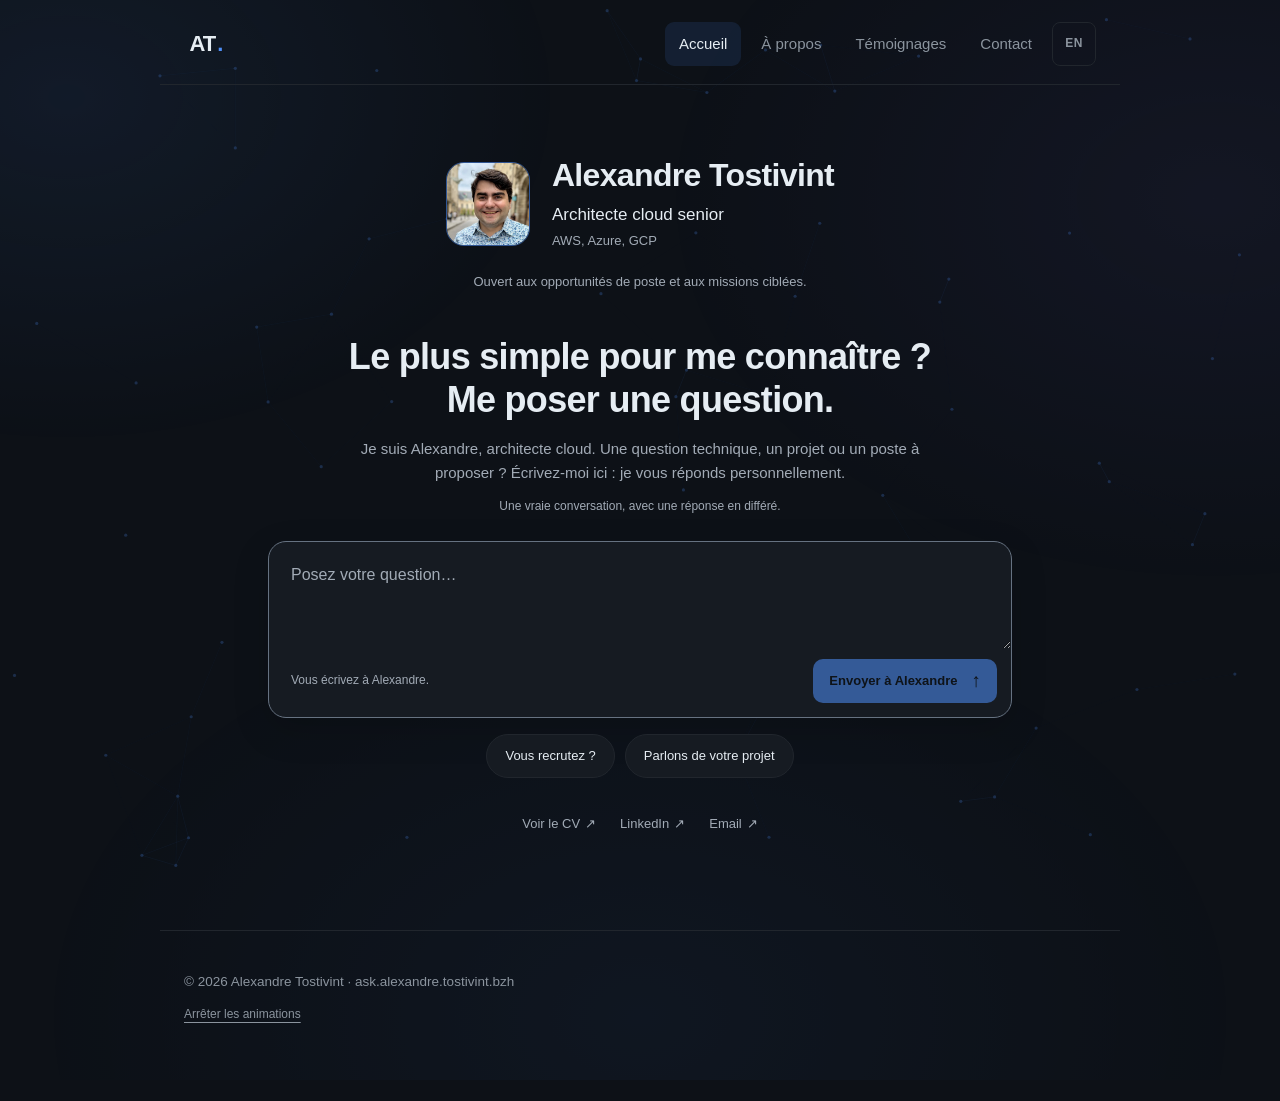
<file: index.html>
<!DOCTYPE html>
<html lang="fr">
<head>
<meta charset="utf-8">
<meta name="viewport" content="width=device-width, initial-scale=1">
<meta name="color-scheme" content="dark">
<meta name="theme-color" content="#0d1117">
<title>Alexandre Tostivint, Senior Cloud Architect</title>
<meta name="description" content="Senior Cloud Architect AWS/Azure/GCP, ex-DoiT. 10+ ans en IT, 300+ clients, FinOps, Well-Architected, pre-sales. Posez vos questions, je réponds vraiment.">
<meta property="og:title" content="Alexandre Tostivint, architecte cloud senior">
<meta property="og:description" content="Senior Cloud Architect AWS/Azure/GCP, ex-DoiT. 10+ ans en IT, 300+ clients, FinOps, Well-Architected, pre-sales. Posez vos questions, je réponds vraiment.">
<meta property="og:type" content="website">
<meta property="og:url" content="https://ask.alexandre.tostivint.bzh/">
<meta property="og:image" content="https://ask.alexandre.tostivint.bzh/og-image.png">
<meta property="og:image:width" content="1200">
<meta property="og:image:height" content="630">
<meta property="og:image:alt" content="Alexandre Tostivint, architecte cloud senior">
<meta property="og:locale" content="fr_FR">
<meta name="twitter:card" content="summary_large_image">
<link rel="icon" href="data:image/svg+xml,<svg xmlns='http://www.w3.org/2000/svg' viewBox='0 0 100 100'><text y='.9em' font-size='90'>🥖</text></svg>">
<link rel="preconnect" href="https://calendar.app.google" crossorigin>
<link rel="alternate" hreflang="fr" href="https://ask.alexandre.tostivint.bzh/">
<link rel="alternate" hreflang="en" href="https://ask.alexandre.tostivint.bzh/en/">
<link rel="alternate" hreflang="x-default" href="https://ask.alexandre.tostivint.bzh/">
<link rel="stylesheet" href="styles.css">
<script src="app.js"></script>
<script src="bg-network.js" defer></script>
<script src="vendor/alpine.min.js" defer></script>
</head>
<body x-data="portfolio()" :class="'view-' + view">

<div class="bg-glow" aria-hidden="true"></div>
<canvas id="bg-network" aria-hidden="true"></canvas>

<nav class="nav wrap" aria-label="Navigation principale">
  <a class="brand" href="#home" @click.prevent="setView('home')">AT<span class="brand-dot">.</span></a>
  <ul class="nav-links">
    <li><a class="nav-view" href="#home" :class="{active: view==='home'}" @click.prevent="setView('home')">Accueil</a></li>
    <li><a class="nav-view" href="#about" :class="{active: view==='about'}" @click.prevent="setView('about')">À propos</a></li>
    <li><a class="nav-view" href="#testimonials" :class="{active: view==='testimonials'}" @click.prevent="setView('testimonials')">Témoignages</a></li>
    <li><a class="nav-view" href="#contact" :class="{active: view==='contact'}" @click.prevent="setView('contact')">Contact</a></li>
    <li><a class="lang-link" href="en/" :href="languageHref" lang="en" hreflang="en" aria-label="Switch to English">EN</a></li>
  </ul>
</nav>

<main class="wrap">

  <!-- ============ ACCUEIL ============ -->
  <section id="home" data-view-focus="home" tabindex="-1" class="view home compact-home" x-show="view==='home'"
           x-transition:enter="fade-up" x-transition:enter-start="fade-up-start" x-transition:enter-end="fade-up-end"
           x-transition:leave="fade-out" x-transition:leave-start="fade-up-end" x-transition:leave-end="fade-out-end">
    <div class="compact-identity">
      <picture class="identity-photo">
        <source srcset="alexandre-portrait-a.webp" type="image/webp">
        <img src="alexandre-portrait-a.jpg" alt="Alexandre Tostivint" width="600" height="600" fetchpriority="high" decoding="async">
      </picture>
      <div class="identity-copy">
        <h1>Alexandre Tostivint</h1>
        <p class="identity-role">Architecte cloud senior</p>
        <p class="identity-clouds">AWS, Azure, GCP</p>
      </div>
    </div>
    <p class="compact-availability">Ouvert aux opportunités de poste et aux missions ciblées.</p>
    <section class="home-conversation" aria-labelledby="home-headline">
      <h2 id="home-headline">Le plus simple pour me connaître ?<br>Me poser une question.</h2>
      <p class="conversation-intro">Je suis Alexandre, architecte cloud. Une question technique, un projet ou un poste à proposer ? Écrivez-moi ici : je vous réponds personnellement.</p>
      <p class="conversation-expectation" id="home-expectation">Une vraie conversation, avec une réponse en différé.</p>
      <div class="home-composer">
        <label class="sr-only" for="q-input">Votre question ou message</label>
        <textarea id="q-input" name="message" x-ref="qInput" x-model="input" disabled :disabled="false" placeholder="Posez votre question…" rows="3" aria-describedby="home-expectation home-compose-hint"></textarea>
        <div class="home-compose-footer">
          <span class="home-compose-hint" id="home-compose-hint">Vous écrivez à Alexandre.</span>
          <button class="home-send" type="button" disabled @click="submit('qInput')" :disabled="sending || !input.trim()">Envoyer à Alexandre <span aria-hidden="true">↑</span></button>
        </div>
      </div>
      <p class="home-status" role="status" aria-live="polite" aria-atomic="true" x-text="sendStatus"></p>
      <button class="home-recovery" type="button" disabled x-cloak x-show="sendState === 'uncertain'" :disabled="sending" @click="openChatBtn()">Ouvrir le chat</button>
      <div class="home-suggestions" role="group" aria-label="Suggestions de messages">
        <button type="button" disabled :disabled="sending" @click="useSuggestion($el.dataset.draft)" data-draft="Je souhaite discuter d&#39;un poste.">Vous recrutez ?</button>
        <button type="button" disabled :disabled="sending" @click="useSuggestion($el.dataset.draft)" data-draft="Je souhaite discuter d&#39;un projet cloud.">Parlons de votre projet</button>
      </div>
      <nav class="home-direct" aria-label="Liens directs">
        <a href="https://cv.alexandre.tostivint.bzh" target="_blank" rel="noopener">Voir le CV <span aria-hidden="true">↗</span></a>
        <a href="https://www.linkedin.com/in/alexandretostivint/" target="_blank" rel="noopener">LinkedIn <span aria-hidden="true">↗</span></a>
        <a href="mailto:alexandre@tostivint.bzh">Email <span aria-hidden="true">↗</span></a>
      </nav>
    </section>
  </section>

  <!-- ============ À PROPOS ============ -->
  <section id="about" data-view-focus="about" tabindex="-1" class="view about" x-show="view==='about'"
           x-transition:enter="fade-up" x-transition:enter-start="fade-up-start" x-transition:enter-end="fade-up-end"
           x-transition:leave="fade-out" x-transition:leave-start="fade-up-end" x-transition:leave-end="fade-out-end">
    <h2 class="view-title">À propos</h2>

    <p class="bio">
      Je suis Alexandre Tostivint, architecte cloud senior basé à Rennes.
      10+ ans en IT, 8+ en cloud : d'abord réseaux et supervision (ETIAM,
      Exaprobe-Econocom), puis Cloudreach et DoiT International: 300+ clients
      accompagnés en consulting et avant-vente, dont le rôle d'AWS MAP SME
      France/EMEA. J'orchestre des architectures AWS, Azure et GCP, et j'aime
      autant optimiser une facture FinOps que faire passer une équipe au
      Well-Architected. Français natif, anglais C1.
    </p>

    <div class="ab-stats">
      <div class="ab-stats-group">
        <div class="ab-stat"><b class="count" data-target="300">300</b><span>+ clients accompagnés</span></div>
        <div class="ab-stat"><b class="count" data-target="10">10</b><span>ans d'expérience IT</span></div>
        <div class="ab-stat"><b class="count" data-target="6">6</b><span>certifications actives</span></div>
        <div class="ab-stat"><b class="count" data-target="3">3</b><span>clouds pratiqués</span></div>
      </div>
      <a class="btn btn-primary ab-cv-btn" href="https://cv.alexandre.tostivint.bzh" target="_blank" rel="noopener">Voir le CV</a>
    </div>

    <div class="ab-split">
      <!-- ===== Colonne principale : parcours ===== -->
      <div class="ab-main">
        <h3 class="section-label">Parcours</h3>
        <div class="ab-timeline" id="parcours">
          <!-- Carte fantôme : le poste à venir -->
          <div class="ab-role ab-role-ghost">
            <div class="ab-card">
              <div class="ab-role-head">
                <span class="ab-role-title">Vous ?</span>
                <span class="ab-role-period">À partir de maintenant</span>
              </div>
              <p class="ab-role-desc">La seule ligne de ce parcours que je n'ai pas encore écrite.</p>
            </div>
          </div>
          <!-- 1. DoiT International -->
          <div class="ab-role">
            <div class="ab-card">
              <div class="ab-role-head">
                <span class="ab-role-title">Senior Cloud Architect / Forward Deployed Engineer</span>
                <span class="ab-role-period">Nov 2020 – Mai 2025</span>
              </div>
              <div class="ab-role-company">
                <img src="assets/logos/doit.png" alt="" loading="lazy">
                <span>DoiT International</span>
                <span class="ab-role-meta">· Remote, France · 4 ans 8 mois</span>
              </div>
              <p class="ab-role-desc">Rôle d'architecte face client sur AWS, Azure et GCP. Plus de 300 environnements clients accompagnés en architecture, sécurité, réseau, gouvernance, migration et FinOps. Référent AWS MAP SME pour la France et l'EMEA. Arrivé Cloud Architect en novembre 2020, promu Senior Cloud Architect / Forward Deployed Engineer en janvier 2022.</p>
              <div class="ab-missions">
                <div class="ab-mission">
                  <div class="ab-mission-head">
                    <span class="ab-mission-client">Plateforme Reseller</span>
                    <span class="ab-mission-period">2020 – 2025</span>
                  </div>
                  <p class="ab-mission-text">Propriétaire de la plateforme d'onboarding qui intègre plus de 2 000 comptes clients au programme Reseller AWS de DoiT. Infrastructure as Code secure-by-design, contrôles de politique globaux et contrôles de conformité automatisés. Onboarding technique mené en direct pour plus de 70 clients, avec les équipes Sales, Produit et opérations.</p>
                  <div class="ab-mission-tech"><span>Python</span><span>AWS CDK</span><span>Terraform</span><span>Pulumi</span><span>GitHub Actions</span><span>CI/CD</span></div>
                </div>
                <div class="ab-mission">
                  <div class="ab-mission-head">
                    <span class="ab-mission-client">Programme AWS MAP</span>
                    <span class="ab-mission-period">2022 – 2025</span>
                  </div>
                  <p class="ab-mission-text">Référent AWS Migration Acceleration Program pour la France et l'EMEA : feuilles de route de migration, ateliers techniques et accompagnement de migrations menées avec plusieurs partenaires.</p>
                  <div class="ab-mission-tech"><span>AWS MAP</span><span>Migration</span><span>Ateliers clients</span></div>
                </div>
                <div class="ab-mission">
                  <div class="ab-mission-head">
                    <span class="ab-mission-client">Revues Well-Architected &amp; sécurité</span>
                    <span class="ab-mission-period">2020 – 2025</span>
                  </div>
                  <p class="ab-mission-text">Revues d'architecture, audits et plans de remédiation sur des environnements complexes. Coordination des dirigeants, des équipes clientes, du Sales et de l'ingénierie pendant les incidents à fort impact et les événements de sécurité.</p>
                  <div class="ab-mission-tech"><span>Well-Architected</span><span>Sécurité</span><span>Gouvernance</span></div>
                </div>
                <div class="ab-mission">
                  <div class="ab-mission-head">
                    <span class="ab-mission-client">FinOps &amp; modélisation de coûts</span>
                    <span class="ab-mission-period">2020 – 2025</span>
                  </div>
                  <p class="ab-mission-text">Analyses de coûts rapides et actionnables pour appuyer les poursuites stratégiques: dont une étude réalisée pour une startup bancaire, afin de démontrer les capacités multi-cloud de DoiT.</p>
                  <div class="ab-mission-tech"><span>FinOps</span><span>Optimisation de coûts</span></div>
                </div>
                <div class="ab-mission">
                  <div class="ab-mission-head">
                    <span class="ab-mission-client">IA génératives &amp; data</span>
                    <span class="ab-mission-period">2022 – 2025</span>
                  </div>
                  <p class="ab-mission-text">Support architecture et déploiement sur AWS Bedrock et Azure OpenAI, en complément des périmètres infrastructure, sécurité et data engineering.</p>
                  <div class="ab-mission-tech"><span>Amazon Bedrock</span><span>Azure OpenAI</span><span>Data Engineering</span></div>
                </div>
              </div>
              <p class="ab-role-note">Ateliers publics et privés sur le serverless AWS. Participation au recrutement technique de l'équipe française.</p>
              <div class="ab-role-tags">
                <span>FinOps</span><span>Well-Architected</span><span>AWS MAP SME</span><span>Pre-sales</span><span>IaC</span><span>Gouvernance multi-comptes</span>
              </div>
            </div>
          </div>

          <!-- 2. Cloudreach -->
          <div class="ab-role">
            <div class="ab-card">
              <div class="ab-role-head">
                <span class="ab-role-title">Cloud Systems Developer</span>
                <span class="ab-role-period">Oct 2017 – Nov 2020</span>
              </div>
              <div class="ab-role-company">
                <img src="assets/logos/cloudreach.png" alt="" loading="lazy">
                <span>Cloudreach</span>
                <span class="ab-role-meta">· Hybride, Paris · 3 ans 2 mois</span>
              </div>
              <p class="ab-role-desc">ESN multi-cloud britannique, aujourd'hui Eviden, partenaire AWS, Microsoft Azure et Google Cloud. Solutions cloud livrées pour des clients grands comptes, en parallèle de plateformes internes. Plusieurs clients menés de front : trois missions sont détaillées ci-dessous.</p>
              <div class="ab-missions">
                <div class="ab-mission">
                  <div class="ab-mission-head">
                    <span class="ab-mission-client">Multinationale de la sécurité: Migration cloud</span>
                    <span class="ab-mission-period">Déc 2017 – Fév 2018</span>
                  </div>
                  <p class="ab-mission-text">Premier projet cloud personnel, mené en binôme. Couches réseau VPC en Infrastructure as Code, migration d'instances RedHat RHEL avec AWS DMS, fonctions Lambda de gouvernance et d'automatisation de la sécurité.</p>
                  <div class="ab-mission-tech"><span>CloudFormation</span><span>Sceptre</span><span>Python</span><span>AWS DMS</span><span>Lambda</span></div>
                </div>
                <div class="ab-mission">
                  <div class="ab-mission-head">
                    <span class="ab-mission-client">Groupe énergétique français: Landing Zone AWS &amp; gouvernance d'un datalake</span>
                    <span class="ab-mission-period">Avr 2018 – Juil 2019</span>
                  </div>
                  <p class="ab-mission-text">Sur une équipe de 4 : Landing Zone AWS et programme d'adoption cloud à l'échelle de l'entreprise. Réseau, sécurité, gouvernance et couche datalake posés en Infrastructure as Code. Déploiement d'AWS Workspaces pour des environnements de développement sécurisés et conformes. Accompagnement des équipes métier et techniques : CI/CD, migration des données on-premise vers le datalake, IoT sur AWS, cadres d'identité. Support des équipes internationales au Royaume-Uni et aux États-Unis.</p>
                  <div class="ab-mission-tech"><span>CloudFormation</span><span>Python</span><span>Lambda</span><span>Step Functions</span><span>Cognito</span><span>Okta</span><span>IoT Core</span><span>Firehose</span><span>CodePipeline</span><span>AWS Config</span><span>Systems Manager</span><span>Managed AD</span></div>
                </div>
                <div class="ab-mission">
                  <div class="ab-mission-head">
                    <span class="ab-mission-client">Groupe chimique européen: Plateforme CI/CD sur Kubernetes &amp; GCP</span>
                    <span class="ab-mission-period">Sept 2019</span>
                  </div>
                  <p class="ab-mission-text">Conception et livraison d'une solution CI/CD Jenkins sur Google Kubernetes Engine : authentification SAML sécurisée, workflows de livraison automatisés des images Docker, ajustement automatique de la capacité pour maîtriser les coûts. Cycles de release accélérés sans bouleverser les habitudes des développeurs.</p>
                  <div class="ab-mission-tech"><span>GKE</span><span>Jenkins</span><span>SAML</span><span>Terraform</span><span>Helm</span><span>Bash</span><span>GCS</span></div>
                </div>
              </div>
              <p class="ab-role-note">Animation d'une communauté serverless interne. Interventions en meetups et événements partenaires, dont AWS GameDay. Avant-vente technique et conseil en architecture.</p>
              <div class="ab-role-tags">
                <span>GKE</span><span>Landing Zones</span><span>Datalake serverless</span><span>Pre-sales</span><span>Multi-cloud</span>
              </div>
            </div>
          </div>

          <!-- 3. Exaprobe-Econocom -->
          <div class="ab-role">
            <div class="ab-card">
              <div class="ab-role-head">
                <span class="ab-role-title">Apprenti ingénieur intégration</span>
                <span class="ab-role-period">Sept 2014 – Sept 2017</span>
              </div>
              <div class="ab-role-company">
                <img src="assets/logos/exaprobe.png" alt="" loading="lazy">
                <span>Exaprobe-Econocom</span>
                <span class="ab-role-meta">· Rennes · 3 ans 1 mois</span>
              </div>
              <p class="ab-role-desc">Alternance. Intégration réseau et systèmes livrée directement sur site, chez plus de dix clients partout en France.</p>
              <div class="ab-missions">
                <div class="ab-mission">
                  <div class="ab-mission-head">
                    <span class="ab-mission-client">Intégration réseau multi-clients</span>
                    <span class="ab-mission-period">2014 – 2017</span>
                  </div>
                  <p class="ab-mission-text">Configuration, test et intégration d'équipements Cisco, HP, Aerohive et Meraki sur plus de dix sites clients. Études de couverture sans-fil, audits de performance réseau et dimensionnement. Avant-vente technique pour appuyer les propositions commerciales.</p>
                  <div class="ab-mission-tech"><span>Cisco</span><span>HP</span><span>Aerohive</span><span>Meraki</span><span>Wi-Fi</span><span>Support N2</span></div>
                </div>
                <div class="ab-mission">
                  <div class="ab-mission-head">
                    <span class="ab-mission-client">Automatisation du déploiement Skype for Business</span>
                    <span class="ab-mission-period">2017</span>
                  </div>
                  <p class="ab-mission-text">Projet de fin d'études d'ingénieur : outil d'automatisation du déploiement de cette suite de communication d'entreprise, écrit en PowerShell. Réduction forte des étapes manuelles et prévention des erreurs de mise en production.</p>
                  <div class="ab-mission-tech"><span>PowerShell</span><span>VMware</span><span>Skype for Business</span></div>
                </div>
              </div>
              <p class="ab-role-note">Rédaction de runbooks, de guides de maintenance et de supports de formation utilisés par les équipes support.</p>
              <div class="ab-role-tags">
                <span>Réseau</span><span>Monitoring</span><span>Automatisation</span><span>Support N2</span>
              </div>
            </div>
          </div>

          <!-- 4. ETIAM -->
          <div class="ab-role">
            <div class="ab-card">
              <div class="ab-role-head">
                <span class="ab-role-title">Stages: supervision &amp; messagerie interne</span>
                <span class="ab-role-period">Avr 2014 – Août 2014</span>
              </div>
              <div class="ab-role-company">
                <span>ETIAM</span>
                <span class="ab-role-meta">· Rennes · 5 mois</span>
              </div>
              <p class="ab-role-desc">Deux interventions pour un éditeur de logiciels de télémédecine, sur son service ETIAM Nexus.</p>
              <div class="ab-missions">
                <div class="ab-mission">
                  <div class="ab-mission-head">
                    <span class="ab-mission-client">Migration de la supervision : Nagios vers Centreon</span>
                    <span class="ab-mission-period">Avr – Juil 2014</span>
                  </div>
                  <p class="ab-mission-text">Modernisation de l'infrastructure de supervision : migration de Nagios vers Centreon, tableaux de bord de reporting, annuaire LDAP pour la gestion des utilisateurs, documentation technique et plans de reprise d'activité.</p>
                  <div class="ab-mission-tech"><span>Centreon</span><span>Nagios</span><span>LDAP</span><span>Linux</span></div>
                </div>
                <div class="ab-mission">
                  <div class="ab-mission-head">
                    <span class="ab-mission-client">Serveur de messagerie interne sécurisé</span>
                    <span class="ab-mission-period">Août 2014</span>
                  </div>
                  <p class="ab-mission-text">À la demande de la direction, remplacement d'un service de messagerie non professionnel par une solution auto-hébergée pleinement maîtrisée : analyse des besoins, mise en œuvre, documentation de maintenance et formation des utilisateurs.</p>
                  <div class="ab-mission-tech"><span>Jappix</span><span>XMPP</span><span>Linux</span><span>Auto-hébergement</span></div>
                </div>
              </div>
            </div>
          </div>

          <!-- 5. Club Informatique Pénitencier -->
          <div class="ab-role">
            <div class="ab-card">
              <div class="ab-role-head">
                <span class="ab-role-title">Formateur informatique: stage</span>
                <span class="ab-role-period">Août 2013</span>
              </div>
              <div class="ab-role-company">
                <span>Club Informatique Pénitencier</span>
                <span class="ab-role-meta">· Maison d'arrêt de Saint-Malo</span>
              </div>
              <p class="ab-role-desc">Formation aux logiciels bureautiques OpenOffice Writer et Calc auprès de personnes détenues, en partenariat avec le personnel social et administratif. Accompagnement individuel jusqu'à l'obtention d'une certification reconnue au niveau national.</p>
            </div>
          </div>
        </div>
      </div>

      <!-- ===== Rail : credentials ===== -->
      <aside class="ab-rail">
        <div class="ab-rail-block" id="certs">
          <h3 class="section-label">Certifications actives</h3>
          <div class="ab-certs">
            <a class="ab-cert" href="https://cp.certmetrics.com/amazon/en/public/verify/credential/21Y63B62CN4EQ2WE" target="_blank" rel="noopener">
              <img src="assets/logos/aws.svg" alt="" loading="lazy">
              <span class="ab-cert-body">
                <span class="ab-cert-name">AWS Certified Solutions Architect – Professional</span>
                <span class="ab-cert-date">Mar 2022 – Fév 2028</span>
              </span>
            </a>
            <a class="ab-cert" href="https://cp.certmetrics.com/amazon/en/public/verify/credential/0QCVWRNLFM141Z5D" target="_blank" rel="noopener">
              <img src="assets/logos/aws.svg" alt="" loading="lazy">
              <span class="ab-cert-body">
                <span class="ab-cert-name">AWS Certified DevOps Engineer – Professional</span>
                <span class="ab-cert-date">Mai 2022 – Mar 2028</span>
              </span>
            </a>
            <a class="ab-cert" href="https://cp.certmetrics.com/amazon/en/public/verify/credential/C1KCZ8T2KBRQ1H97" target="_blank" rel="noopener">
              <img src="assets/logos/aws.svg" alt="" loading="lazy">
              <span class="ab-cert-body">
                <span class="ab-cert-name">AWS Certified Developer – Associate</span>
                <span class="ab-cert-date">Jan 2025 – Mar 2028</span>
              </span>
            </a>
            <a class="ab-cert" href="https://cp.certmetrics.com/amazon/en/public/verify/credential/9f99ed898f704784b63ffdaff54bc3ab" target="_blank" rel="noopener">
              <img src="assets/logos/aws.svg" alt="" loading="lazy">
              <span class="ab-cert-body">
                <span class="ab-cert-name">AWS Certified AI – Practitioner</span>
                <span class="ab-cert-date">Sept 2024 – Sept 2027</span>
              </span>
            </a>
            <a class="ab-cert" href="https://learn.microsoft.com/fr-fr/users/atostivint/credentials/aa018fbfbd69c281" target="_blank" rel="noopener">
              <img src="assets/logos/azure.svg" alt="" loading="lazy">
              <span class="ab-cert-body">
                <span class="ab-cert-name">Microsoft Certified: DevOps Engineer Expert</span>
                <span class="ab-cert-date">Fév 2020 – Fév 2027</span>
              </span>
            </a>
            <a class="ab-cert" href="https://learn.microsoft.com/api/credentials/share/fr-fr/atostivint/AE1E15066B027E25?sharingId=AA1D7245678CBBD5" target="_blank" rel="noopener">
              <img src="assets/logos/azure.svg" alt="" loading="lazy">
              <span class="ab-cert-body">
                <span class="ab-cert-name">Microsoft Certified: Azure Security Engineer Associate</span>
                <span class="ab-cert-date">Mar 2020 – Mar 2027</span>
              </span>
            </a>
          </div>
          <a class="ab-more" href="#ab-hist">Voir les 10 autres certifications obtenues ↓</a>
        </div>

        <div class="ab-rail-block">
          <h3 class="section-label">Formation</h3>
          <div class="ab-edu">
            <div class="ab-edu-top"><span class="ab-edu-name">ENSSAT</span><span class="ab-edu-period">2014 – 2017</span></div>
            <div class="ab-edu-detail">Diplôme d'ingénieur, Informatique Multimédia et Réseaux</div>
          </div>
          <div class="ab-edu">
            <div class="ab-edu-top"><span class="ab-edu-name">DUT Réseaux et Télécoms</span><span class="ab-edu-period">2012 – 2014</span></div>
            <div class="ab-edu-detail">IUT de Saint-Malo</div>
          </div>
        </div>

        <div class="ab-rail-block">
          <h3 class="section-label">Talks &amp; webinaires</h3>
          <a class="ab-talk" href="https://www.youtube.com/watch?v=NQdDsHzIfdo" target="_blank" rel="noopener">
            <span class="ab-talk-icon">🎙️</span>
            <span class="ab-talk-body">
              <span class="ab-talk-title">Mastering multicloud</span>
              <span class="ab-talk-meta">Webinar DoiT · fin 2023</span>
            </span>
          </a>
          <a class="ab-talk" href="https://www.youtube.com/watch?v=fvYX5Cz54VA" target="_blank" rel="noopener">
            <span class="ab-talk-icon">🎤</span>
            <span class="ab-talk-body">
              <span class="ab-talk-title">Data lake serverless, SageMaker &amp; IA</span>
              <span class="ab-talk-meta">Talk Cloudreach · 2019</span>
            </span>
          </a>
        </div>
      </aside>
    </div>

    <!-- ===== Historique des certifications ===== -->
    <section class="ab-hist" id="ab-hist">
      <div class="ab-hist-head">
        <h3 class="section-label">Certifications obtenues</h3>
        <p>Dix certifications obtenues par le passé, aujourd'hui expirées. Elles restent au palmarès : elles ont toutes été passées.</p>
      </div>
      <div class="ab-hist-grid">
        <div class="ab-hist-card">
          <span class="ab-stamp">Expirée</span>
          <span class="ab-hist-name">Microsoft Certified: Azure Solutions Architect Expert <span class="ab-rep">2e passage</span></span>
          <span class="ab-hist-meta">Microsoft · Aoû 2020 – Aoû 2026</span>
        </div>
        <a class="ab-hist-card" href="https://cp.certmetrics.com/amazon/en/public/verify/credential/VRZ4RKX1M2R41NWG" target="_blank" rel="noopener">
          <span class="ab-stamp">Expirée</span>
          <span class="ab-hist-name">AWS Certified Security – Specialty <span class="ab-rep">2e passage</span></span>
          <span class="ab-hist-meta">AWS · Aoû 2023 – Aoû 2026</span>
        </a>
        <a class="ab-hist-card" href="https://cp.certmetrics.com/amazon/en/public/verify/credential/MPTVQZV2EJV1QB57" target="_blank" rel="noopener">
          <span class="ab-stamp">Expirée</span>
          <span class="ab-hist-name">AWS Certified Advanced Networking – Specialty <span class="ab-rep">2e passage</span></span>
          <span class="ab-hist-meta">AWS · Mai 2023 – Mai 2026</span>
        </a>
        <div class="ab-hist-card">
          <span class="ab-stamp">Expirée</span>
          <span class="ab-hist-name">FinOps Certified Practitioner</span>
          <span class="ab-hist-meta">FinOps Foundation · Aoû 2023 – Aoû 2025</span>
        </div>
        <div class="ab-hist-card">
          <span class="ab-stamp">Expirée</span>
          <span class="ab-hist-name">Microsoft Certified: Azure Developer Associate</span>
          <span class="ab-hist-meta">Microsoft · Mai 2020 – Mai 2025</span>
        </div>
        <div class="ab-hist-card">
          <span class="ab-stamp">Expirée</span>
          <span class="ab-hist-name">Microsoft Certified: Azure IoT Developer Specialty</span>
          <span class="ab-hist-meta">Microsoft · Mai 2020 – Mai 2025 (legacy)</span>
        </div>
        <div class="ab-hist-card">
          <span class="ab-stamp">Expirée</span>
          <span class="ab-hist-name">Microsoft Certified: Azure Administrator Associate</span>
          <span class="ab-hist-meta">Microsoft · Juil 2019 – Juil 2024</span>
        </div>
        <div class="ab-hist-card">
          <span class="ab-stamp">Expirée</span>
          <span class="ab-hist-name">Google Certified Professional – Cloud Architect <span class="ab-rep">2e passage</span></span>
          <span class="ab-hist-meta">Google Cloud · Jan 2021 – Fév 2023</span>
        </div>
        <div class="ab-hist-card">
          <span class="ab-stamp">Expirée</span>
          <span class="ab-hist-name">AWS Certified Solutions Architect – Associate</span>
          <span class="ab-hist-meta">AWS · Nov 2017 – Jan 2022</span>
        </div>
        <div class="ab-hist-card">
          <span class="ab-stamp">Expirée</span>
          <span class="ab-hist-name">AWS Certified SysOps Administrator – Associate</span>
          <span class="ab-hist-meta">AWS · Fév 2018 – Fév 2021</span>
        </div>
      </div>
    </section>

    <!-- ===== Projets ===== -->
    <h3 class="section-label">Projets réalisés</h3>
    <div class="projects" id="projects">
      <div class="project" id="project-finops">
        <h4 class="project-name">Plateforme Reseller DoiT</h4>
        <p class="project-desc">2 000+ comptes clients maintenus sur la plateforme (équipe), dont 70+ onboardés personnellement : IaC secure-by-design, contrôles de policy globaux, conformité automatisée (Python CDK, Terraform, Pulumi, GitHub Actions).</p>
      </div>
      <div class="project" id="project-retail">
        <h4 class="project-name">CI/CD sur GKE: Cloudreach</h4>
        <p class="project-desc">Plateforme Jenkins sur Google Kubernetes Engine : authentification SAML, livraison d'images Docker automatisée, Terraform et autoscaling pour maîtriser coûts et cycles de release.</p>
      </div>
      <div class="project" id="project-data">
        <h4 class="project-name">Landing zone AWS &amp; datalake: Cloudreach</h4>
        <p class="project-desc">À 4, landing zone AWS pour un client multinational de l'énergie : réseau, sécurité, gouvernance et datalake en IaC ; onboarding automatisé (Lambda, Step Functions, SSM, Okta).</p>
      </div>
    </div>
  </section>

  <!-- ============ TÉMOIGNAGES ============ -->
  <section id="testimonials" data-view-focus="testimonials" tabindex="-1" class="view testimonials" x-show="view==='testimonials'"
           x-transition:enter="fade-up" x-transition:enter-start="fade-up-start" x-transition:enter-end="fade-up-end"
           x-transition:leave="fade-out" x-transition:leave-start="fade-up-end" x-transition:leave-end="fade-out-end">

    <h2 class="view-title">Témoignages</h2>
    <p class="view-lead">Quelques retours. Espace à remplacer par de vrais témoignages.</p>

    <div class="testi-grid">
      <figure class="testi">
        <blockquote>« Alexandre est le seul architecte que je connaisse qui lit une facture AWS comme un roman et en sort un plan d'économies. »</blockquote>
        <figcaption>Ex-collègue, DoiT International</figcaption>
      </figure>
      <figure class="testi">
        <blockquote>« En pre-sales, il dessine l'architecture avant de vendre. Ça change tout. »</blockquote>
        <figcaption>Client</figcaption>
      </figure>
    </div>
    <p class="testi-note">Je collecte des retours honnêtes de collègues et clients. Le vôtre est bienvenu : <a href="https://www.linkedin.com/in/alexandretostivint/" target="_blank" rel="noopener">écrivez-moi sur LinkedIn</a>.</p>
  </section>

  <!-- ============ CONTACT ============ -->
  <section id="contact" data-view-focus="contact" tabindex="-1" class="view contact" x-show="view==='contact'"
           x-transition:enter="fade-up" x-transition:enter-start="fade-up-start" x-transition:enter-end="fade-up-end"
           x-transition:leave="fade-out" x-transition:leave-start="fade-up-end" x-transition:leave-end="fade-out-end">

    <h2 class="view-title">Contact</h2>
    <p class="view-lead">Le plus simple : écrivez-moi directement. Le plus formel : LinkedIn ou un créneau en visio.</p>

    <!-- Box Crisp : action principale -->
    <div class="crisp-box">
      <div class="crisp-box-inner">
        <h3 class="crisp-box-title">Chat</h3>
        <p class="crisp-box-desc">Une question technique, une candidature, un projet&nbsp;? Écrivez-moi ici : je vous réponds personnellement.</p>
        <div class="contact-composer">
          <label class="sr-only" for="contact-input">Votre question ou message</label>
          <textarea id="contact-input" name="message" x-ref="contactInput" x-model="input" disabled :disabled="false" placeholder="Posez votre question…" rows="3" aria-describedby="contact-expectation"></textarea>
          <p class="contact-expectation" id="contact-expectation">Une vraie conversation, avec une réponse en différé.</p>
          <button class="contact-send" type="button" disabled @click="submit('contactInput')" :disabled="sending || !input.trim()">Envoyer à Alexandre</button>
          <p class="contact-send-status" role="status" aria-live="polite" aria-atomic="true" x-text="sendStatus"></p>
        </div>
        <p class="contact-card-actions"><button class="btn btn-primary" type="button" disabled :disabled="sending" :class="{ 'is-loading': sending }" @click="openChatBtn()">Ouvrir le chat</button></p>
      </div>
      <p class="q-warning" role="alert">
        Le chat est bloqué par votre navigateur.
        <a href="https://www.linkedin.com/in/alexandretostivint/" target="_blank" rel="noopener">Passez par LinkedIn</a>.
      </p>
    </div>

    <!-- Autres canaux -->
    <div class="contact-channels">
      <a class="contact-row" href="https://www.linkedin.com/in/alexandretostivint/" target="_blank" rel="noopener">
        <span class="contact-row-label">LinkedIn</span>
        <span class="contact-row-desc">Profil, recommandations, articles.</span>
      </a>
      <a class="contact-row" href="https://calendar.app.google/bvAn3Tc2iEFjc5uX7" target="_blank" rel="noopener">
        <span class="contact-row-label">Prendre RDV</span>
        <span class="contact-row-desc">Créneau en visio, sans aller-retour.</span>
      </a>
      <div class="contact-row">
        <span class="contact-row-label">Email</span>
        <a class="contact-row-value" href="mailto:alexandre@tostivint.bzh">alexandre@tostivint.bzh</a>
      </div>
      <div class="contact-row">
        <span class="contact-row-label">XMPP</span>
        <span class="contact-row-value" id="xmpp-addr">alexandre@tostivint.bzh</span>
        <button class="contact-copy" type="button" data-copy="alexandre@tostivint.bzh" aria-label="Copier l'adresse XMPP">Copier</button>
      </div>
    </div>

    <p class="contact-cv"><a href="https://cv.alexandre.tostivint.bzh" target="_blank" rel="noopener">Voir le CV complet</a></p>
  </section>

</main>

<footer class="wrap footer">
  <p>© <span id="year"></span> Alexandre Tostivint · ask.alexandre.tostivint.bzh</p>
  <button class="home-motion-toggle" type="button" disabled :disabled="false" @click="toggleAnimations()" :aria-pressed="networkPaused" x-text="networkPaused ? 'Reprendre les animations' : 'Arrêter les animations'">Arrêter les animations</button>
</footer>

<script>
  document.getElementById("year").textContent = new Date().getFullYear();
</script>
</body>
</html>
</file>
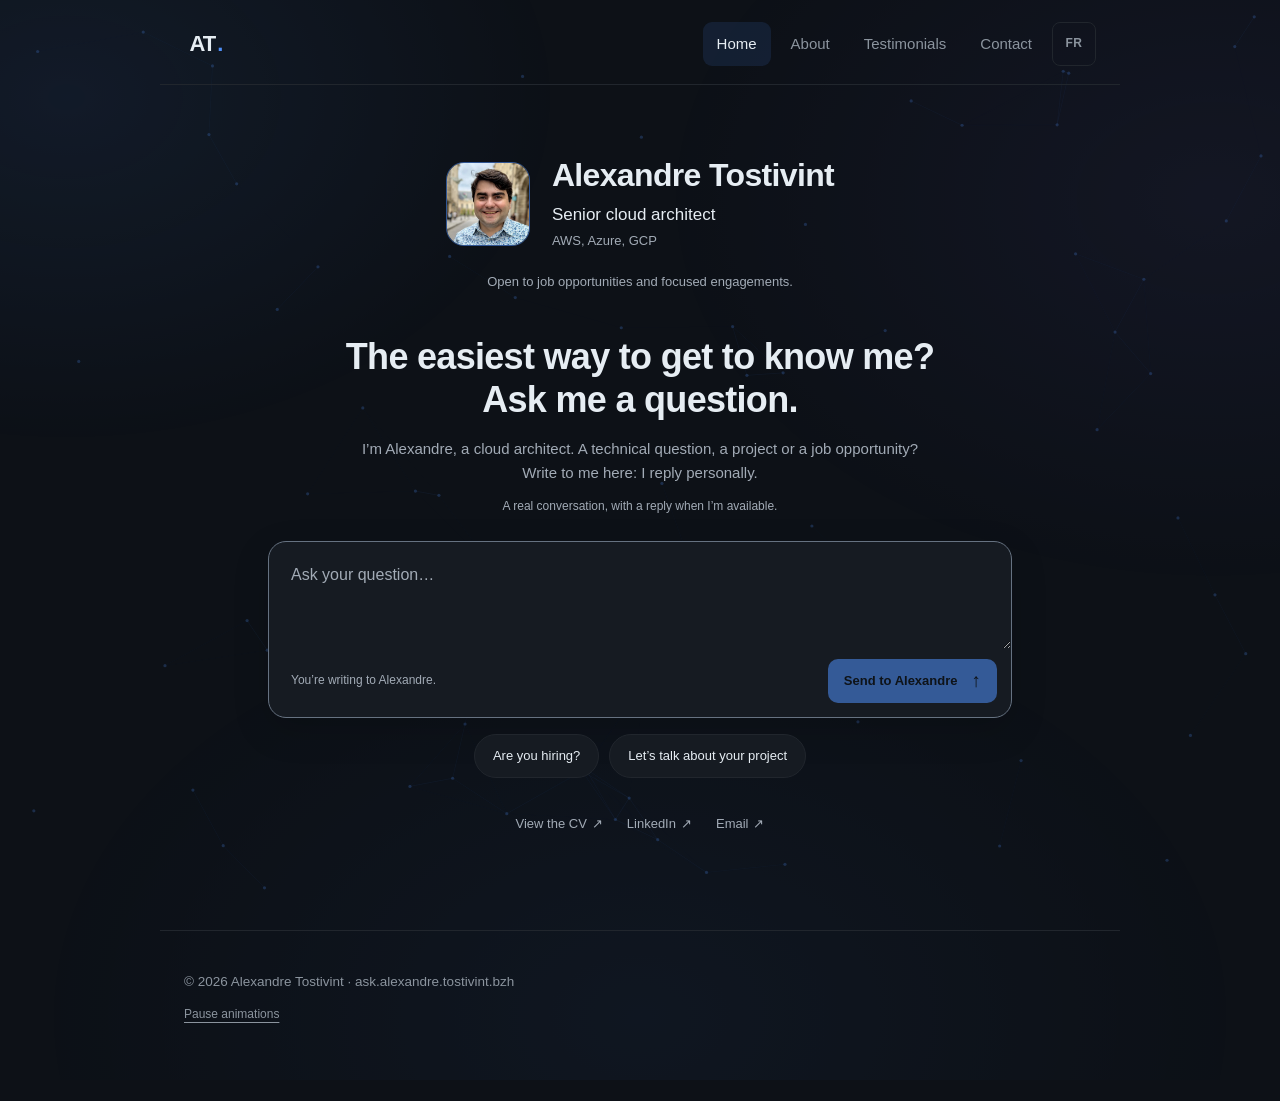
<file: en/index.html>
<!DOCTYPE html>
<html lang="en">
<head>
<meta charset="utf-8">
<meta name="viewport" content="width=device-width, initial-scale=1">
<meta name="color-scheme" content="dark">
<meta name="theme-color" content="#0d1117">
<title>Alexandre Tostivint, Senior Cloud Architect</title>
<meta name="description" content="Senior Cloud Architect AWS/Azure/GCP, ex-DoiT. 10+ years in IT, 300+ customers, FinOps, Well-Architected, pre-sales. Ask your questions, I answer myself.">
<meta property="og:title" content="Alexandre Tostivint, Senior Cloud Architect">
<meta property="og:description" content="Senior Cloud Architect AWS/Azure/GCP, ex-DoiT. 10+ years in IT, 300+ customers, FinOps, Well-Architected, pre-sales. Ask your questions, I answer myself.">
<meta property="og:type" content="website">
<meta property="og:url" content="https://ask.alexandre.tostivint.bzh/en/">
<meta property="og:image" content="https://ask.alexandre.tostivint.bzh/og-image.png">
<meta property="og:image:width" content="1200">
<meta property="og:image:height" content="630">
<meta property="og:image:alt" content="Alexandre Tostivint, Senior Cloud Architect">
<meta property="og:locale" content="en_US">
<meta property="og:locale:alternate" content="fr_FR">
<meta name="twitter:card" content="summary_large_image">
<link rel="icon" href="data:image/svg+xml,<svg xmlns='http://www.w3.org/2000/svg' viewBox='0 0 100 100'><text y='.9em' font-size='90'>🥖</text></svg>">
<link rel="preconnect" href="https://calendar.app.google" crossorigin>
<link rel="alternate" hreflang="fr" href="https://ask.alexandre.tostivint.bzh/">
<link rel="alternate" hreflang="en" href="https://ask.alexandre.tostivint.bzh/en/">
<link rel="alternate" hreflang="x-default" href="https://ask.alexandre.tostivint.bzh/en/">
<link rel="stylesheet" href="../styles.css">
<script src="../app.js"></script>
<script src="../bg-network.js" defer></script>
<script src="../vendor/alpine.min.js" defer></script>
</head>
<body x-data="portfolio()" :class="'view-' + view">

<div class="bg-glow" aria-hidden="true"></div>
<canvas id="bg-network" aria-hidden="true"></canvas>

<nav class="nav wrap" aria-label="Main navigation">
  <a class="brand" href="#home" @click.prevent="setView('home')">AT<span class="brand-dot">.</span></a>
  <ul class="nav-links">
    <li><a class="nav-view" href="#home" :class="{active: view==='home'}" @click.prevent="setView('home')">Home</a></li>
    <li><a class="nav-view" href="#about" :class="{active: view==='about'}" @click.prevent="setView('about')">About</a></li>
    <li><a class="nav-view" href="#testimonials" :class="{active: view==='testimonials'}" @click.prevent="setView('testimonials')">Testimonials</a></li>
    <li><a class="nav-view" href="#contact" :class="{active: view==='contact'}" @click.prevent="setView('contact')">Contact</a></li>
    <li><a class="lang-link" href="../" :href="languageHref" lang="fr" hreflang="fr" aria-label="Passer au français">FR</a></li>
  </ul>
</nav>

<main class="wrap">

  <!-- ============ HOME ============ -->
  <section id="home" data-view-focus="home" tabindex="-1" class="view home compact-home" x-show="view==='home'"
           x-transition:enter="fade-up" x-transition:enter-start="fade-up-start" x-transition:enter-end="fade-up-end"
           x-transition:leave="fade-out" x-transition:leave-start="fade-up-end" x-transition:leave-end="fade-out-end">
    <div class="compact-identity">
      <picture class="identity-photo">
        <source srcset="../alexandre-portrait-a.webp" type="image/webp">
        <img src="../alexandre-portrait-a.jpg" alt="Alexandre Tostivint" width="600" height="600" fetchpriority="high" decoding="async">
      </picture>
      <div class="identity-copy">
        <h1>Alexandre Tostivint</h1>
        <p class="identity-role">Senior cloud architect</p>
        <p class="identity-clouds">AWS, Azure, GCP</p>
      </div>
    </div>
    <p class="compact-availability">Open to job opportunities and focused engagements.</p>
    <section class="home-conversation" aria-labelledby="home-headline">
      <h2 id="home-headline">The easiest way to get to know me?<br>Ask me a question.</h2>
      <p class="conversation-intro">I’m Alexandre, a cloud architect. A technical question, a project or a job opportunity? Write to me here: I reply personally.</p>
      <p class="conversation-expectation" id="home-expectation">A real conversation, with a reply when I’m available.</p>
      <div class="home-composer">
        <label class="sr-only" for="q-input">Your question or message</label>
        <textarea id="q-input" name="message" x-ref="qInput" x-model="input" disabled :disabled="false" placeholder="Ask your question…" rows="3" aria-describedby="home-expectation home-compose-hint"></textarea>
        <div class="home-compose-footer">
          <span class="home-compose-hint" id="home-compose-hint">You’re writing to Alexandre.</span>
          <button class="home-send" type="button" disabled @click="submit('qInput')" :disabled="sending || !input.trim()">Send to Alexandre <span aria-hidden="true">↑</span></button>
        </div>
      </div>
      <p class="home-status" role="status" aria-live="polite" aria-atomic="true" x-text="sendStatus"></p>
      <button class="home-recovery" type="button" disabled x-cloak x-show="sendState === 'uncertain'" :disabled="sending" @click="openChatBtn()">Open chat</button>
      <div class="home-suggestions" role="group" aria-label="Message suggestions">
        <button type="button" disabled :disabled="sending" @click="useSuggestion($el.dataset.draft)" data-draft="I’d like to discuss a role.">Are you hiring?</button>
        <button type="button" disabled :disabled="sending" @click="useSuggestion($el.dataset.draft)" data-draft="I’d like to discuss a cloud project.">Let’s talk about your project</button>
      </div>
      <nav class="home-direct" aria-label="Direct links">
        <a href="https://cv.alexandre.tostivint.bzh" target="_blank" rel="noopener">View the CV <span aria-hidden="true">↗</span></a>
        <a href="https://www.linkedin.com/in/alexandretostivint/" target="_blank" rel="noopener">LinkedIn <span aria-hidden="true">↗</span></a>
        <a href="mailto:alexandre@tostivint.bzh">Email <span aria-hidden="true">↗</span></a>
      </nav>
    </section>
  </section>

  <!-- ============ ABOUT ============ -->
  <section id="about" data-view-focus="about" tabindex="-1" class="view about" x-show="view==='about'"
           x-transition:enter="fade-up" x-transition:enter-start="fade-up-start" x-transition:enter-end="fade-up-end"
           x-transition:leave="fade-out" x-transition:leave-start="fade-up-end" x-transition:leave-end="fade-out-end">
    <h2 class="view-title">About</h2>

    <p class="bio">
      I am Alexandre Tostivint, a senior cloud architect based in Rennes, France.
      10+ years in IT, 8+ in cloud: first networks and monitoring (ETIAM,
      Exaprobe-Econocom), then Cloudreach and DoiT International, supporting 300+
      customers in consulting and pre-sales, including serving as AWS MAP SME for
      France/EMEA. I orchestrate AWS, Azure and GCP architectures, and I enjoy
      optimizing a FinOps bill as much as guiding a team through
      Well-Architected. French native, English C1.
    </p>

    <div class="ab-stats">
      <div class="ab-stats-group">
        <div class="ab-stat"><b class="count" data-target="300">300</b><span>+ customers supported</span></div>
        <div class="ab-stat"><b class="count" data-target="10">10</b><span>years in IT</span></div>
        <div class="ab-stat"><b class="count" data-target="6">6</b><span>active certifications</span></div>
        <div class="ab-stat"><b class="count" data-target="3">3</b><span>clouds practised</span></div>
      </div>
      <a class="btn btn-primary ab-cv-btn" href="https://cv.alexandre.tostivint.bzh" target="_blank" rel="noopener">View the CV</a>
    </div>

    <div class="ab-split">
      <!-- ===== Main column: career ===== -->
      <div class="ab-main">
        <h3 class="section-label">Career</h3>
        <div class="ab-timeline" id="parcours">
          <!-- Ghost card: the next role -->
          <div class="ab-role ab-role-ghost">
            <div class="ab-card">
              <div class="ab-role-head">
                <span class="ab-role-title">You?</span>
                <span class="ab-role-period">From now on</span>
              </div>
              <p class="ab-role-desc">The only line of this timeline I haven't written yet.</p>
            </div>
          </div>
          <!-- 1. DoiT International -->
          <div class="ab-role">
            <div class="ab-card">
              <div class="ab-role-head">
                <span class="ab-role-title">Senior Cloud Architect / Forward Deployed Engineer</span>
                <span class="ab-role-period">Nov 2020 – May 2025</span>
              </div>
              <div class="ab-role-company">
                <img src="../assets/logos/doit.png" alt="" loading="lazy">
                <span>DoiT International</span>
                <span class="ab-role-meta">· Remote, France · 4 yrs 8 mos</span>
              </div>
              <p class="ab-role-desc">Customer-facing architecture role across AWS, Azure and GCP. More than 300 customer environments supported across architecture, security, networking, governance, migration and FinOps. AWS MAP SME for France and EMEA. Joined as Cloud Architect in November 2020, promoted to Senior Cloud Architect / Forward Deployed Engineer in January 2022.</p>
              <div class="ab-missions">
                <div class="ab-mission">
                  <div class="ab-mission-head">
                    <span class="ab-mission-client">Reseller Platform</span>
                    <span class="ab-mission-period">2020 – 2025</span>
                  </div>
                  <p class="ab-mission-text">Owned the onboarding platform that integrates 2,000+ customer accounts into DoiT's AWS Reseller program. Secure-by-design Infrastructure as Code, global policy controls and automated compliance checks. Led hands-on technical onboarding for 70+ customers together with Sales, Product and operations teams.</p>
                  <div class="ab-mission-tech"><span>Python</span><span>AWS CDK</span><span>Terraform</span><span>Pulumi</span><span>GitHub Actions</span><span>CI/CD</span></div>
                </div>
                <div class="ab-mission">
                  <div class="ab-mission-head">
                    <span class="ab-mission-client">AWS MAP Program</span>
                    <span class="ab-mission-period">2022 – 2025</span>
                  </div>
                  <p class="ab-mission-text">AWS Migration Acceleration Program SME for France and EMEA: migration roadmaps, technical workshops and support for multi-partner migrations.</p>
                  <div class="ab-mission-tech"><span>AWS MAP</span><span>Migration</span><span>Customer workshops</span></div>
                </div>
                <div class="ab-mission">
                  <div class="ab-mission-head">
                    <span class="ab-mission-client">Well-Architected &amp; security reviews</span>
                    <span class="ab-mission-period">2020 – 2025</span>
                  </div>
                  <p class="ab-mission-text">Architecture reviews, audits and remediation plans across complex environments. Coordinated executives, customer teams, Sales and engineering during high-impact incidents and security events.</p>
                  <div class="ab-mission-tech"><span>Well-Architected</span><span>Security</span><span>Governance</span></div>
                </div>
                <div class="ab-mission">
                  <div class="ab-mission-head">
                    <span class="ab-mission-client">FinOps &amp; cost modelling</span>
                    <span class="ab-mission-period">2020 – 2025</span>
                  </div>
                  <p class="ab-mission-text">Fast, actionable cost analyses to support strategic pursuits: including a study delivered for a banking startup to demonstrate DoiT's multi-cloud capabilities.</p>
                  <div class="ab-mission-tech"><span>FinOps</span><span>Cost optimisation</span></div>
                </div>
                <div class="ab-mission">
                  <div class="ab-mission-head">
                    <span class="ab-mission-client">Generative AI &amp; data</span>
                    <span class="ab-mission-period">2022 – 2025</span>
                  </div>
                  <p class="ab-mission-text">Architecture and deployment support on AWS Bedrock and Azure OpenAI, alongside infrastructure, security and data engineering work.</p>
                  <div class="ab-mission-tech"><span>Amazon Bedrock</span><span>Azure OpenAI</span><span>Data Engineering</span></div>
                </div>
              </div>
              <p class="ab-role-note">Public and private workshops on AWS serverless technologies. Took part in technical hiring for the French team.</p>
              <div class="ab-role-tags">
                <span>FinOps</span><span>Well-Architected</span><span>AWS MAP SME</span><span>Pre-sales</span><span>IaC</span><span>Multi-account governance</span>
              </div>
            </div>
          </div>

          <!-- 2. Cloudreach -->
          <div class="ab-role">
            <div class="ab-card">
              <div class="ab-role-head">
                <span class="ab-role-title">Cloud Systems Developer</span>
                <span class="ab-role-period">Oct 2017 – Nov 2020</span>
              </div>
              <div class="ab-role-company">
                <img src="../assets/logos/cloudreach.png" alt="" loading="lazy">
                <span>Cloudreach</span>
                <span class="ab-role-meta">· Hybrid, Paris · 3 yrs 2 mos</span>
              </div>
              <p class="ab-role-desc">UK-based multi-cloud service provider, now Eviden, partnered with AWS, Microsoft Azure and Google Cloud. Delivered cloud solutions for enterprise clients alongside internal platforms. Several clients ran in parallel: three engagements are detailed below.</p>
              <div class="ab-missions">
                <div class="ab-mission">
                  <div class="ab-mission-head">
                    <span class="ab-mission-client">Global security multinational: Cloud migration</span>
                    <span class="ab-mission-period">Dec 2017 – Feb 2018</span>
                  </div>
                  <p class="ab-mission-text">My first personal cloud project, delivered as a pair. VPC network layers as Infrastructure as Code, migration of RedHat RHEL instances with AWS DMS, Lambda functions for governance and security automation.</p>
                  <div class="ab-mission-tech"><span>CloudFormation</span><span>Sceptre</span><span>Python</span><span>AWS DMS</span><span>Lambda</span></div>
                </div>
                <div class="ab-mission">
                  <div class="ab-mission-head">
                    <span class="ab-mission-client">Major French energy company: AWS Landing Zone &amp; datalake governance</span>
                    <span class="ab-mission-period">Apr 2018 – Jul 2019</span>
                  </div>
                  <p class="ab-mission-text">Part of a 4-person team delivering a company-wide AWS Landing Zone and cloud adoption program. Networking, security, governance and the datalake layer built as Infrastructure as Code. Deployed AWS Workspaces for secure, compliant development environments. Guided business and technical teams on CI/CD, on-premise to cloud datalake migration, IoT on AWS and identity frameworks. Supported international teams in the UK and the US.</p>
                  <div class="ab-mission-tech"><span>CloudFormation</span><span>Python</span><span>Lambda</span><span>Step Functions</span><span>Cognito</span><span>Okta</span><span>IoT Core</span><span>Firehose</span><span>CodePipeline</span><span>AWS Config</span><span>Systems Manager</span><span>Managed AD</span></div>
                </div>
                <div class="ab-mission">
                  <div class="ab-mission-head">
                    <span class="ab-mission-client">European chemical group: CI/CD platform on Kubernetes &amp; GCP</span>
                    <span class="ab-mission-period">Sep 2019</span>
                  </div>
                  <p class="ab-mission-text">Designed and delivered a Jenkins-based CI/CD solution on Google Kubernetes Engine: secure SAML authentication, automated Docker image delivery workflows, automatic capacity adjustment to keep costs under control. Accelerated release cycles without disrupting existing developer workflows.</p>
                  <div class="ab-mission-tech"><span>GKE</span><span>Jenkins</span><span>SAML</span><span>Terraform</span><span>Helm</span><span>Bash</span><span>GCS</span></div>
                </div>
              </div>
              <p class="ab-role-note">Led an internal serverless community. Spoke at meetups and partner events, including AWS GameDay. Technical pre-sales and architecture consulting.</p>
              <div class="ab-role-tags">
                <span>GKE</span><span>Landing Zones</span><span>Serverless datalake</span><span>Pre-sales</span><span>Multi-cloud</span>
              </div>
            </div>
          </div>

          <!-- 3. Exaprobe-Econocom -->
          <div class="ab-role">
            <div class="ab-card">
              <div class="ab-role-head">
                <span class="ab-role-title">Integration Engineer (Apprentice)</span>
                <span class="ab-role-period">Sep 2014 – Sep 2017</span>
              </div>
              <div class="ab-role-company">
                <img src="../assets/logos/exaprobe.png" alt="" loading="lazy">
                <span>Exaprobe-Econocom</span>
                <span class="ab-role-meta">· Rennes · 3 yrs 1 mo</span>
              </div>
              <p class="ab-role-desc">Work-study role. Network and systems integration delivered on site, at more than ten client locations across France.</p>
              <div class="ab-missions">
                <div class="ab-mission">
                  <div class="ab-mission-head">
                    <span class="ab-mission-client">Multi-site network integration</span>
                    <span class="ab-mission-period">2014 – 2017</span>
                  </div>
                  <p class="ab-mission-text">Configured, tested and integrated Cisco, HP, Aerohive and Meraki equipment across more than ten client sites. Wireless coverage studies, network performance audits and capacity planning. Technical pre-sales input for customer proposals.</p>
                  <div class="ab-mission-tech"><span>Cisco</span><span>HP</span><span>Aerohive</span><span>Meraki</span><span>Wi-Fi</span><span>Level 2 support</span></div>
                </div>
                <div class="ab-mission">
                  <div class="ab-mission-head">
                    <span class="ab-mission-client">Skype for Business deployment automation</span>
                    <span class="ab-mission-period">2017</span>
                  </div>
                  <p class="ab-mission-text">Engineering school final-year project: a PowerShell tool automating the rollout of this enterprise communications suite. Sharply reduced manual steps and prevented deployment errors.</p>
                  <div class="ab-mission-tech"><span>PowerShell</span><span>VMware</span><span>Skype for Business</span></div>
                </div>
              </div>
              <p class="ab-role-note">Authored runbooks, maintenance guides and training material used by support teams.</p>
              <div class="ab-role-tags">
                <span>Networking</span><span>Monitoring</span><span>Automation</span><span>Level 2 support</span>
              </div>
            </div>
          </div>

          <!-- 4. ETIAM -->
          <div class="ab-role">
            <div class="ab-card">
              <div class="ab-role-head">
                <span class="ab-role-title">Internships: monitoring &amp; internal messaging</span>
                <span class="ab-role-period">Apr 2014 – Aug 2014</span>
              </div>
              <div class="ab-role-company">
                <span>ETIAM</span>
                <span class="ab-role-meta">· Rennes · 5 mos</span>
              </div>
              <p class="ab-role-desc">Two assignments for a telemedicine software vendor, on its ETIAM Nexus service.</p>
              <div class="ab-missions">
                <div class="ab-mission">
                  <div class="ab-mission-head">
                    <span class="ab-mission-client">Monitoring migration: Nagios to Centreon</span>
                    <span class="ab-mission-period">Apr – Jul 2014</span>
                  </div>
                  <p class="ab-mission-text">Modernised the monitoring infrastructure: migrated from Nagios to Centreon, built reporting dashboards, set up LDAP for user management, and wrote technical documentation and disaster recovery plans.</p>
                  <div class="ab-mission-tech"><span>Centreon</span><span>Nagios</span><span>LDAP</span><span>Linux</span></div>
                </div>
                <div class="ab-mission">
                  <div class="ab-mission-head">
                    <span class="ab-mission-client">Secure internal messaging server</span>
                    <span class="ab-mission-period">Aug 2014</span>
                  </div>
                  <p class="ab-mission-text">Asked by leadership to replace a non-professional messaging service with a fully controlled, self-hosted solution: requirements analysis, implementation, maintenance documentation and user training.</p>
                  <div class="ab-mission-tech"><span>Jappix</span><span>XMPP</span><span>Linux</span><span>Self-hosting</span></div>
                </div>
              </div>
            </div>
          </div>

          <!-- 5. Club Informatique Pénitencier -->
          <div class="ab-role">
            <div class="ab-card">
              <div class="ab-role-head">
                <span class="ab-role-title">IT Trainer: internship</span>
                <span class="ab-role-period">Aug 2013</span>
              </div>
              <div class="ab-role-company">
                <span>Club Informatique Pénitencier</span>
                <span class="ab-role-meta">· Saint-Malo prison</span>
              </div>
              <p class="ab-role-desc">Delivered office software training (OpenOffice Writer and Calc) to inmates, in partnership with social and administrative staff. Provided one-on-one guidance through to completion of a nationally recognised certification.</p>
            </div>
          </div>
        </div>
      </div>

      <!-- ===== Rail: credentials ===== -->
      <aside class="ab-rail">
        <div class="ab-rail-block" id="certs">
          <h3 class="section-label">Active certifications</h3>
          <div class="ab-certs">
            <a class="ab-cert" href="https://cp.certmetrics.com/amazon/en/public/verify/credential/21Y63B62CN4EQ2WE" target="_blank" rel="noopener">
              <img src="../assets/logos/aws.svg" alt="" loading="lazy">
              <span class="ab-cert-body">
                <span class="ab-cert-name">AWS Certified Solutions Architect – Professional</span>
                <span class="ab-cert-date">Mar 2022 – Feb 2028</span>
              </span>
            </a>
            <a class="ab-cert" href="https://cp.certmetrics.com/amazon/en/public/verify/credential/0QCVWRNLFM141Z5D" target="_blank" rel="noopener">
              <img src="../assets/logos/aws.svg" alt="" loading="lazy">
              <span class="ab-cert-body">
                <span class="ab-cert-name">AWS Certified DevOps Engineer – Professional</span>
                <span class="ab-cert-date">May 2022 – Mar 2028</span>
              </span>
            </a>
            <a class="ab-cert" href="https://cp.certmetrics.com/amazon/en/public/verify/credential/C1KCZ8T2KBRQ1H97" target="_blank" rel="noopener">
              <img src="../assets/logos/aws.svg" alt="" loading="lazy">
              <span class="ab-cert-body">
                <span class="ab-cert-name">AWS Certified Developer – Associate</span>
                <span class="ab-cert-date">Jan 2025 – Mar 2028</span>
              </span>
            </a>
            <a class="ab-cert" href="https://cp.certmetrics.com/amazon/en/public/verify/credential/9f99ed898f704784b63ffdaff54bc3ab" target="_blank" rel="noopener">
              <img src="../assets/logos/aws.svg" alt="" loading="lazy">
              <span class="ab-cert-body">
                <span class="ab-cert-name">AWS Certified AI – Practitioner</span>
                <span class="ab-cert-date">Sep 2024 – Sep 2027</span>
              </span>
            </a>
            <a class="ab-cert" href="https://learn.microsoft.com/fr-fr/users/atostivint/credentials/aa018fbfbd69c281" target="_blank" rel="noopener">
              <img src="../assets/logos/azure.svg" alt="" loading="lazy">
              <span class="ab-cert-body">
                <span class="ab-cert-name">Microsoft Certified: DevOps Engineer Expert</span>
                <span class="ab-cert-date">Feb 2020 – Feb 2027</span>
              </span>
            </a>
            <a class="ab-cert" href="https://learn.microsoft.com/api/credentials/share/fr-fr/atostivint/AE1E15066B027E25?sharingId=AA1D7245678CBBD5" target="_blank" rel="noopener">
              <img src="../assets/logos/azure.svg" alt="" loading="lazy">
              <span class="ab-cert-body">
                <span class="ab-cert-name">Microsoft Certified: Azure Security Engineer Associate</span>
                <span class="ab-cert-date">Mar 2020 – Mar 2027</span>
              </span>
            </a>
          </div>
          <a class="ab-more" href="#ab-hist">See the 10 other certifications earned ↓</a>
        </div>

        <div class="ab-rail-block">
          <h3 class="section-label">Education</h3>
          <div class="ab-edu">
            <div class="ab-edu-top"><span class="ab-edu-name">ENSSAT</span><span class="ab-edu-period">2014 – 2017</span></div>
            <div class="ab-edu-detail">Engineering degree, Computer Science, Multimedia and Networks</div>
          </div>
          <div class="ab-edu">
            <div class="ab-edu-top"><span class="ab-edu-name">DUT Networks and Telecoms</span><span class="ab-edu-period">2012 – 2014</span></div>
            <div class="ab-edu-detail">IUT de Saint-Malo</div>
          </div>
        </div>

        <div class="ab-rail-block">
          <h3 class="section-label">Talks &amp; webinars</h3>
          <a class="ab-talk" href="https://www.youtube.com/watch?v=NQdDsHzIfdo" target="_blank" rel="noopener">
            <span class="ab-talk-icon">🎙️</span>
            <span class="ab-talk-body">
              <span class="ab-talk-title">Mastering multicloud</span>
              <span class="ab-talk-meta">DoiT webinar · late 2023</span>
            </span>
          </a>
          <a class="ab-talk" href="https://www.youtube.com/watch?v=fvYX5Cz54VA" target="_blank" rel="noopener">
            <span class="ab-talk-icon">🎤</span>
            <span class="ab-talk-body">
              <span class="ab-talk-title">Data lake serverless, SageMaker &amp; AI</span>
              <span class="ab-talk-meta">Cloudreach talk · 2019</span>
            </span>
          </a>
        </div>
      </aside>
    </div>

    <!-- ===== Certification history ===== -->
    <section class="ab-hist" id="ab-hist">
      <div class="ab-hist-head">
        <h3 class="section-label">Certifications earned</h3>
        <p>Ten certifications earned in the past, now expired. They remain on the record: they were all passed.</p>
      </div>
      <div class="ab-hist-grid">
        <div class="ab-hist-card">
          <span class="ab-stamp">Expired</span>
          <span class="ab-hist-name">Microsoft Certified: Azure Solutions Architect Expert <span class="ab-rep">twice</span></span>
          <span class="ab-hist-meta">Microsoft · Aug 2020 – Aug 2026</span>
        </div>
        <a class="ab-hist-card" href="https://cp.certmetrics.com/amazon/en/public/verify/credential/VRZ4RKX1M2R41NWG" target="_blank" rel="noopener">
          <span class="ab-stamp">Expired</span>
          <span class="ab-hist-name">AWS Certified Security – Specialty <span class="ab-rep">twice</span></span>
          <span class="ab-hist-meta">AWS · Aug 2023 – Aug 2026</span>
        </a>
        <a class="ab-hist-card" href="https://cp.certmetrics.com/amazon/en/public/verify/credential/MPTVQZV2EJV1QB57" target="_blank" rel="noopener">
          <span class="ab-stamp">Expired</span>
          <span class="ab-hist-name">AWS Certified Advanced Networking – Specialty <span class="ab-rep">twice</span></span>
          <span class="ab-hist-meta">AWS · May 2023 – May 2026</span>
        </a>
        <div class="ab-hist-card">
          <span class="ab-stamp">Expired</span>
          <span class="ab-hist-name">FinOps Certified Practitioner</span>
          <span class="ab-hist-meta">FinOps Foundation · Aug 2023 – Aug 2025</span>
        </div>
        <div class="ab-hist-card">
          <span class="ab-stamp">Expired</span>
          <span class="ab-hist-name">Microsoft Certified: Azure Developer Associate</span>
          <span class="ab-hist-meta">Microsoft · May 2020 – May 2025</span>
        </div>
        <div class="ab-hist-card">
          <span class="ab-stamp">Expired</span>
          <span class="ab-hist-name">Microsoft Certified: Azure IoT Developer Specialty</span>
          <span class="ab-hist-meta">Microsoft · May 2020 – May 2025 (legacy)</span>
        </div>
        <div class="ab-hist-card">
          <span class="ab-stamp">Expired</span>
          <span class="ab-hist-name">Microsoft Certified: Azure Administrator Associate</span>
          <span class="ab-hist-meta">Microsoft · Jul 2019 – Jul 2024</span>
        </div>
        <div class="ab-hist-card">
          <span class="ab-stamp">Expired</span>
          <span class="ab-hist-name">Google Certified Professional – Cloud Architect <span class="ab-rep">twice</span></span>
          <span class="ab-hist-meta">Google Cloud · Jan 2021 – Feb 2023</span>
        </div>
        <div class="ab-hist-card">
          <span class="ab-stamp">Expired</span>
          <span class="ab-hist-name">AWS Certified Solutions Architect – Associate</span>
          <span class="ab-hist-meta">AWS · Nov 2017 – Jan 2022</span>
        </div>
        <div class="ab-hist-card">
          <span class="ab-stamp">Expired</span>
          <span class="ab-hist-name">AWS Certified SysOps Administrator – Associate</span>
          <span class="ab-hist-meta">AWS · Feb 2018 – Feb 2021</span>
        </div>
      </div>
    </section>

    <!-- ===== Projects ===== -->
    <h3 class="section-label">Projects</h3>
    <div class="projects" id="projects">
      <div class="project" id="project-finops">
        <h4 class="project-name">DoiT Reseller platform</h4>
        <p class="project-desc">2,000+ customer accounts maintained on the platform (team), 70+ onboarded personally: secure-by-design IaC, global policy controls, automated compliance (Python CDK, Terraform, Pulumi, GitHub Actions).</p>
      </div>
      <div class="project" id="project-retail">
        <h4 class="project-name">CI/CD on GKE: Cloudreach</h4>
        <p class="project-desc">Jenkins platform on Google Kubernetes Engine: SAML authentication, automated Docker image delivery, Terraform and autoscaling to keep costs and release cycles under control.</p>
      </div>
      <div class="project" id="project-data">
        <h4 class="project-name">AWS landing zone &amp; datalake: Cloudreach</h4>
        <p class="project-desc">In a team of 4, an AWS landing zone for a multinational energy client: networking, security, governance and datalake as IaC; automated onboarding (Lambda, Step Functions, SSM, Okta).</p>
      </div>
    </div>
  </section>


  <!-- ============ TESTIMONIALS ============ -->
  <section id="testimonials" data-view-focus="testimonials" tabindex="-1" class="view testimonials" x-show="view==='testimonials'"
           x-transition:enter="fade-up" x-transition:enter-start="fade-up-start" x-transition:enter-end="fade-up-end"
           x-transition:leave="fade-out" x-transition:leave-start="fade-up-end" x-transition:leave-end="fade-out-end">

    <h2 class="view-title">Testimonials</h2>
    <p class="view-lead">A few quotes. Placeholder space, to be replaced by real ones.</p>

    <div class="testi-grid">
      <figure class="testi">
        <blockquote>"Alexandre is the only architect I know who reads an AWS bill like a novel and turns it into a savings plan."</blockquote>
        <figcaption>Former colleague, DoiT International</figcaption>
      </figure>
      <figure class="testi">
        <blockquote>"In pre-sales, he designs the architecture before selling. That changes everything."</blockquote>
        <figcaption>Customer</figcaption>
      </figure>
    </div>
    <p class="testi-note">I collect honest feedback from colleagues and customers. Yours is welcome: <a href="https://www.linkedin.com/in/alexandretostivint/" target="_blank" rel="noopener">write to me on LinkedIn</a>.</p>
  </section>

  <!-- ============ CONTACT ============ -->
  <section id="contact" data-view-focus="contact" tabindex="-1" class="view contact" x-show="view==='contact'"
           x-transition:enter="fade-up" x-transition:enter-start="fade-up-start" x-transition:enter-end="fade-up-end"
           x-transition:leave="fade-out" x-transition:leave-start="fade-up-end" x-transition:leave-end="fade-out-end">

    <h2 class="view-title">Contact</h2>
    <p class="view-lead">Simplest: write to me directly. Most formal: LinkedIn or a video call slot.</p>

    <!-- Crisp box: primary action -->
    <div class="crisp-box">
      <div class="crisp-box-inner">
        <h3 class="crisp-box-title">Chat</h3>
        <p class="crisp-box-desc">A technical question, a job application, a project? Write to me here: I reply personally.</p>
        <div class="contact-composer">
          <label class="sr-only" for="contact-input">Your question or message</label>
          <textarea id="contact-input" name="message" x-ref="contactInput" x-model="input" disabled :disabled="false" placeholder="Ask your question…" rows="3" aria-describedby="contact-expectation"></textarea>
          <p class="contact-expectation" id="contact-expectation">A real conversation, with a reply when I’m available.</p>
          <button class="contact-send" type="button" disabled @click="submit('contactInput')" :disabled="sending || !input.trim()">Send to Alexandre</button>
          <p class="contact-send-status" role="status" aria-live="polite" aria-atomic="true" x-text="sendStatus"></p>
        </div>
        <p class="contact-card-actions"><button class="btn btn-primary" type="button" disabled :disabled="sending" :class="{ 'is-loading': sending }" @click="openChatBtn()">Open chat</button></p>
      </div>
      <p class="q-warning" role="alert">
        Chat is blocked by your browser.
        <a href="https://www.linkedin.com/in/alexandretostivint/" target="_blank" rel="noopener">Use LinkedIn instead</a>.
      </p>
    </div>

    <!-- Other channels -->
    <div class="contact-channels">
      <a class="contact-row" href="https://www.linkedin.com/in/alexandretostivint/" target="_blank" rel="noopener">
        <span class="contact-row-label">LinkedIn</span>
        <span class="contact-row-desc">Profile, recommendations, articles.</span>
      </a>
      <a class="contact-row" href="https://calendar.app.google/bvAn3Tc2iEFjc5uX7" target="_blank" rel="noopener">
        <span class="contact-row-label">Book a call</span>
        <span class="contact-row-desc">Video slot, no email back-and-forth.</span>
      </a>
      <div class="contact-row">
        <span class="contact-row-label">Email</span>
        <a class="contact-row-value" href="mailto:alexandre@tostivint.bzh">alexandre@tostivint.bzh</a>
      </div>
      <div class="contact-row">
        <span class="contact-row-label">XMPP</span>
        <span class="contact-row-value" id="xmpp-addr">alexandre@tostivint.bzh</span>
        <button class="contact-copy" type="button" data-copy="alexandre@tostivint.bzh" aria-label="Copy XMPP address">Copy</button>
      </div>
    </div>

    <p class="contact-cv"><a href="https://cv.alexandre.tostivint.bzh" target="_blank" rel="noopener">View full CV</a></p>
  </section>

</main>

<footer class="wrap footer">
  <p>© <span id="year"></span> Alexandre Tostivint · ask.alexandre.tostivint.bzh</p>
  <button class="home-motion-toggle" type="button" disabled :disabled="false" @click="toggleAnimations()" :aria-pressed="networkPaused" x-text="networkPaused ? 'Resume animations' : 'Pause animations'">Pause animations</button>
</footer>

<script>
  document.getElementById("year").textContent = new Date().getFullYear();
</script>
</body>
</html>
</file>
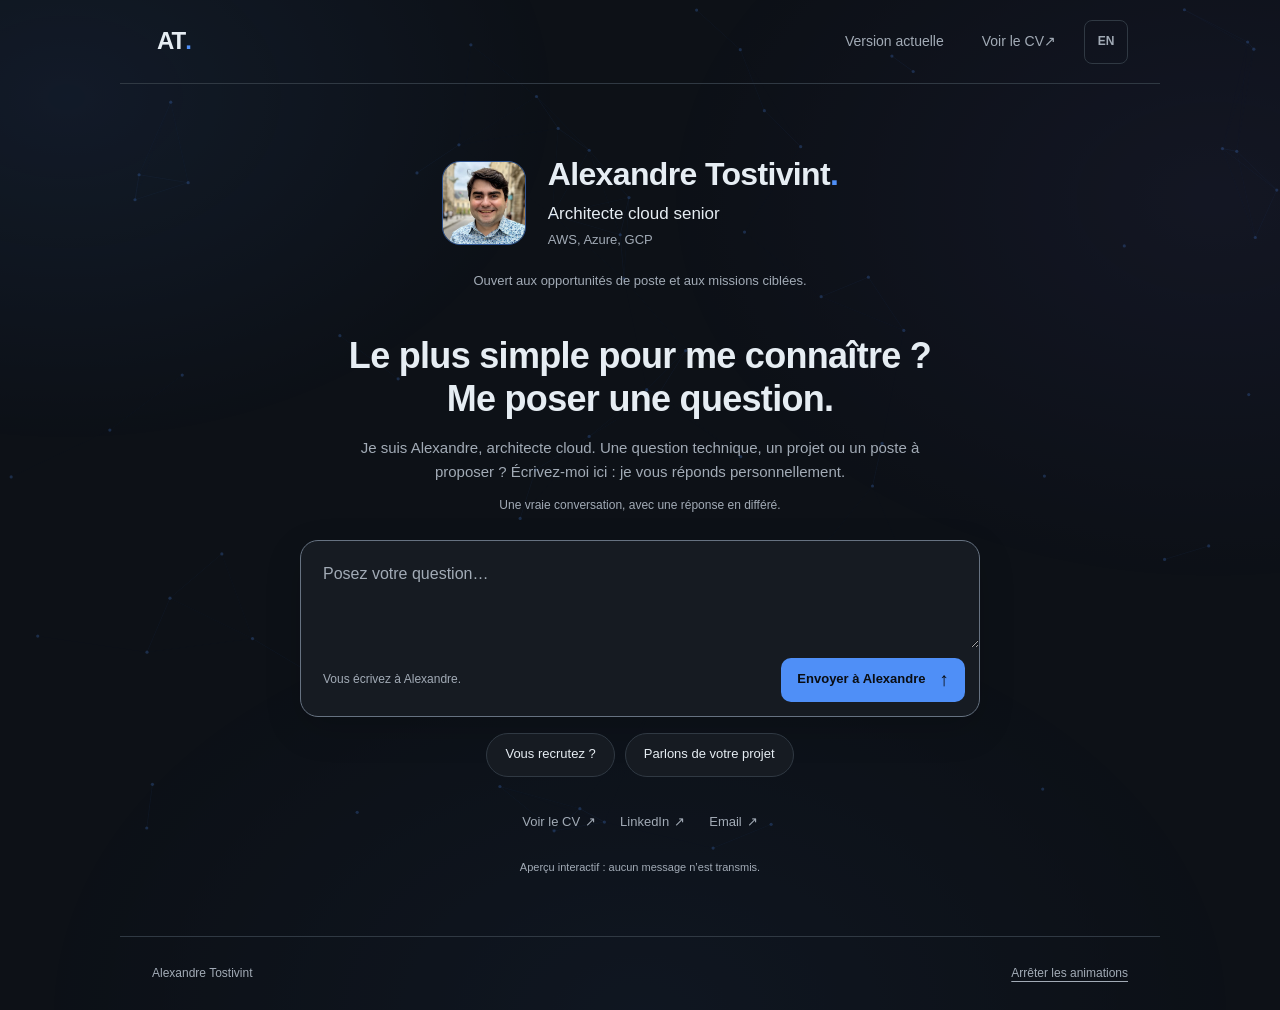
<file: preview/compact/index.html>
<!DOCTYPE html>
<html lang="fr">
<head>
  <meta charset="utf-8">
  <meta name="viewport" content="width=device-width, initial-scale=1">
  <meta name="color-scheme" content="dark">
  <meta name="robots" content="noindex, nofollow">
  <title>Aperçu accueil compact · Alexandre Tostivint</title>
  <link rel="stylesheet" href="../../styles.css">
  <link rel="stylesheet" href="styles.css">
  <script src="network.js" defer></script>
  <script src="preview.js" defer></script>
</head>
<body class="compact-preview">
  <div class="bg-glow" aria-hidden="true"></div>
  <canvas id="bg-network" aria-hidden="true"></canvas>
  <a class="preview-skip" href="#conversation">Aller à la conversation</a>
  <header class="preview-header preview-shell">
    <a class="preview-brand" href="./" aria-label="AT, Alexandre Tostivint">AT<span aria-hidden="true">.</span></a>
    <nav aria-label="Navigation principale">
      <a href="../../">Version actuelle</a>
      <a href="https://cv.alexandre.tostivint.bzh" target="_blank" rel="noopener">Voir le CV <span aria-hidden="true">↗</span></a>
      <a class="preview-language" href="en/" lang="en" hreflang="en" aria-label="Switch to English">EN</a>
    </nav>
  </header>
  <main class="preview-main preview-shell">
    <div class="compact-identity">
      <picture class="identity-photo">
        <source srcset="../../alexandre-portrait-a.webp" type="image/webp">
        <img src="../../alexandre-portrait-a.jpg" alt="Alexandre Tostivint" width="600" height="600" fetchpriority="high" decoding="async">
      </picture>
      <div class="identity-copy">
        <h1>Alexandre Tostivint<span aria-hidden="true">.</span></h1>
        <p class="identity-role">Architecte cloud senior</p>
        <p class="identity-clouds">AWS, Azure, GCP</p>
      </div>
    </div>
    <p class="compact-availability">Ouvert aux opportunités de poste et aux missions ciblées.</p>
    <section class="preview-conversation" aria-labelledby="conversation" tabindex="-1">
      <h2 id="conversation">Le plus simple pour me connaître ?<br>Me poser une question.</h2>
      <p class="conversation-intro" id="conversation-intro">Je suis Alexandre, architecte cloud. Une question technique, un projet ou un poste à proposer ? Écrivez-moi ici : je vous réponds personnellement.</p>
      <p class="conversation-expectation" id="conversation-expectation">Une vraie conversation, avec une réponse en différé.</p>
      <form class="composer" id="preview-form">
        <label class="sr-only" for="preview-message">Votre question ou message</label>
        <textarea id="preview-message" name="message" placeholder="Posez votre question…" rows="3" aria-describedby="conversation-expectation preview-note preview-status" disabled></textarea>
        <div class="compose-footer"><span class="compose-hint">Vous écrivez à Alexandre.</span><button class="compose-send" type="submit" disabled>Envoyer à Alexandre <span aria-hidden="true">↑</span></button></div>
      </form>
      <p class="preview-status" id="preview-status" role="status" aria-live="polite" aria-atomic="true"></p>
      <div class="preview-suggestions" role="group" aria-label="Suggestions de messages">
        <button type="button" data-draft="Je souhaite discuter d'un poste." disabled>Vous recrutez ?</button>
        <button type="button" data-draft="Je souhaite discuter d'un projet cloud." disabled>Parlons de votre projet</button>
      </div>
      <div class="preview-direct"><a href="https://cv.alexandre.tostivint.bzh" target="_blank" rel="noopener">Voir le CV <span aria-hidden="true">↗</span></a><a href="https://www.linkedin.com/in/alexandretostivint/" target="_blank" rel="noopener">LinkedIn <span aria-hidden="true">↗</span></a><a href="mailto:alexandre@tostivint.bzh">Email <span aria-hidden="true">↗</span></a></div>
      <p class="preview-note" id="preview-note">Aperçu interactif : aucun message n’est transmis.</p>
      <noscript><p class="preview-note">L’aperçu interactif nécessite JavaScript. Les liens directs restent disponibles.</p></noscript>
    </section>
  </main>
  <footer class="preview-footer preview-shell"><p>Alexandre Tostivint</p><button type="button" class="network-control" id="network-control" aria-pressed="false" hidden>Arrêter les animations</button></footer>
</body>
</html>
</file>
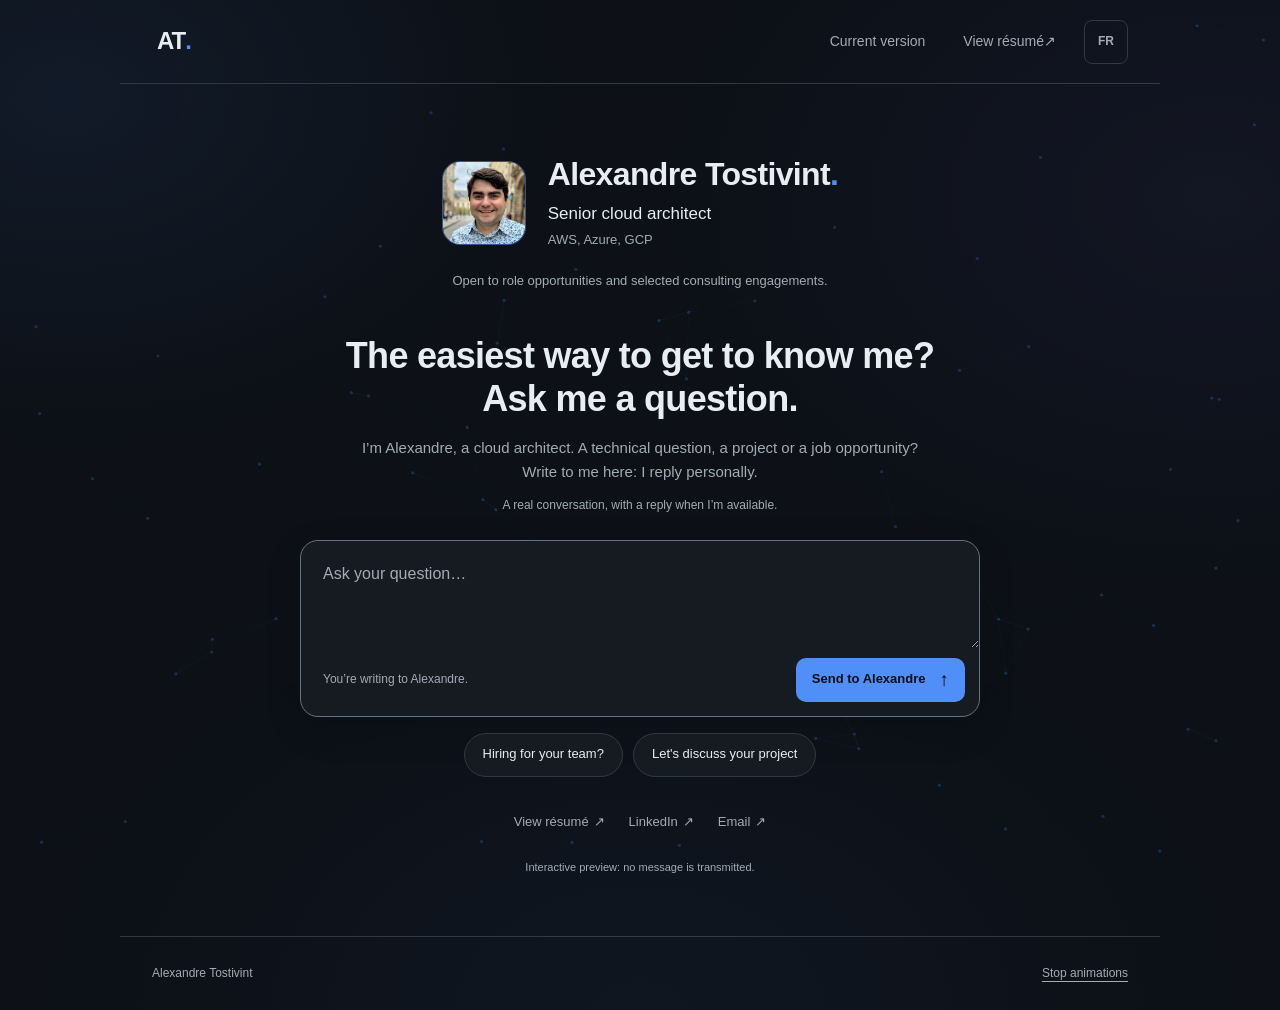
<file: preview/compact/en/index.html>
<!DOCTYPE html>
<html lang="en">
<head>
  <meta charset="utf-8">
  <meta name="viewport" content="width=device-width, initial-scale=1">
  <meta name="color-scheme" content="dark">
  <meta name="robots" content="noindex, nofollow">
  <title>Compact home preview · Alexandre Tostivint</title>
  <link rel="stylesheet" href="../../../styles.css">
  <link rel="stylesheet" href="../styles.css">
  <script src="../network.js" defer></script>
  <script src="../preview.js" defer></script>
</head>
<body class="compact-preview">
  <div class="bg-glow" aria-hidden="true"></div>
  <canvas id="bg-network" aria-hidden="true"></canvas>
  <a class="preview-skip" href="#conversation">Skip to conversation</a>
  <header class="preview-header preview-shell">
    <a class="preview-brand" href="./" aria-label="AT, Alexandre Tostivint">AT<span aria-hidden="true">.</span></a>
    <nav aria-label="Main navigation">
      <a href="../../../en/">Current version</a>
      <a href="https://cv.alexandre.tostivint.bzh" target="_blank" rel="noopener">View résumé <span aria-hidden="true">↗</span></a>
      <a class="preview-language" href="../" lang="fr" hreflang="fr" aria-label="Passer au français">FR</a>
    </nav>
  </header>
  <main class="preview-main preview-shell">
    <div class="compact-identity">
      <picture class="identity-photo">
        <source srcset="../../../alexandre-portrait-a.webp" type="image/webp">
        <img src="../../../alexandre-portrait-a.jpg" alt="Alexandre Tostivint" width="600" height="600" fetchpriority="high" decoding="async">
      </picture>
      <div class="identity-copy">
        <h1>Alexandre Tostivint<span aria-hidden="true">.</span></h1>
        <p class="identity-role">Senior cloud architect</p>
        <p class="identity-clouds">AWS, Azure, GCP</p>
      </div>
    </div>
    <p class="compact-availability">Open to role opportunities and selected consulting engagements.</p>
    <section class="preview-conversation" aria-labelledby="conversation" tabindex="-1">
      <h2 id="conversation">The easiest way to get to know me?<br>Ask me a question.</h2>
      <p class="conversation-intro" id="conversation-intro">I’m Alexandre, a cloud architect. A technical question, a project or a job opportunity? Write to me here: I reply personally.</p>
      <p class="conversation-expectation" id="conversation-expectation">A real conversation, with a reply when I’m available.</p>
      <form class="composer" id="preview-form">
        <label class="sr-only" for="preview-message">Your question or message</label>
        <textarea id="preview-message" name="message" placeholder="Ask your question…" rows="3" aria-describedby="conversation-expectation preview-note preview-status" disabled></textarea>
        <div class="compose-footer"><span class="compose-hint">You’re writing to Alexandre.</span><button class="compose-send" type="submit" disabled>Send to Alexandre <span aria-hidden="true">↑</span></button></div>
      </form>
      <p class="preview-status" id="preview-status" role="status" aria-live="polite" aria-atomic="true"></p>
      <div class="preview-suggestions" role="group" aria-label="Message suggestions">
        <button type="button" data-draft="I'd like to discuss a role." disabled>Hiring for your team?</button>
        <button type="button" data-draft="I'd like to discuss a cloud project." disabled>Let's discuss your project</button>
      </div>
      <div class="preview-direct"><a href="https://cv.alexandre.tostivint.bzh" target="_blank" rel="noopener">View résumé <span aria-hidden="true">↗</span></a><a href="https://www.linkedin.com/in/alexandretostivint/" target="_blank" rel="noopener">LinkedIn <span aria-hidden="true">↗</span></a><a href="mailto:alexandre@tostivint.bzh">Email <span aria-hidden="true">↗</span></a></div>
      <p class="preview-note" id="preview-note">Interactive preview: no message is transmitted.</p>
      <noscript><p class="preview-note">The interactive preview requires JavaScript. Direct links remain available.</p></noscript>
    </section>
  </main>
  <footer class="preview-footer preview-shell"><p>Alexandre Tostivint</p><button type="button" class="network-control" id="network-control" aria-pressed="false" hidden>Stop animations</button></footer>
</body>
</html>
</file>
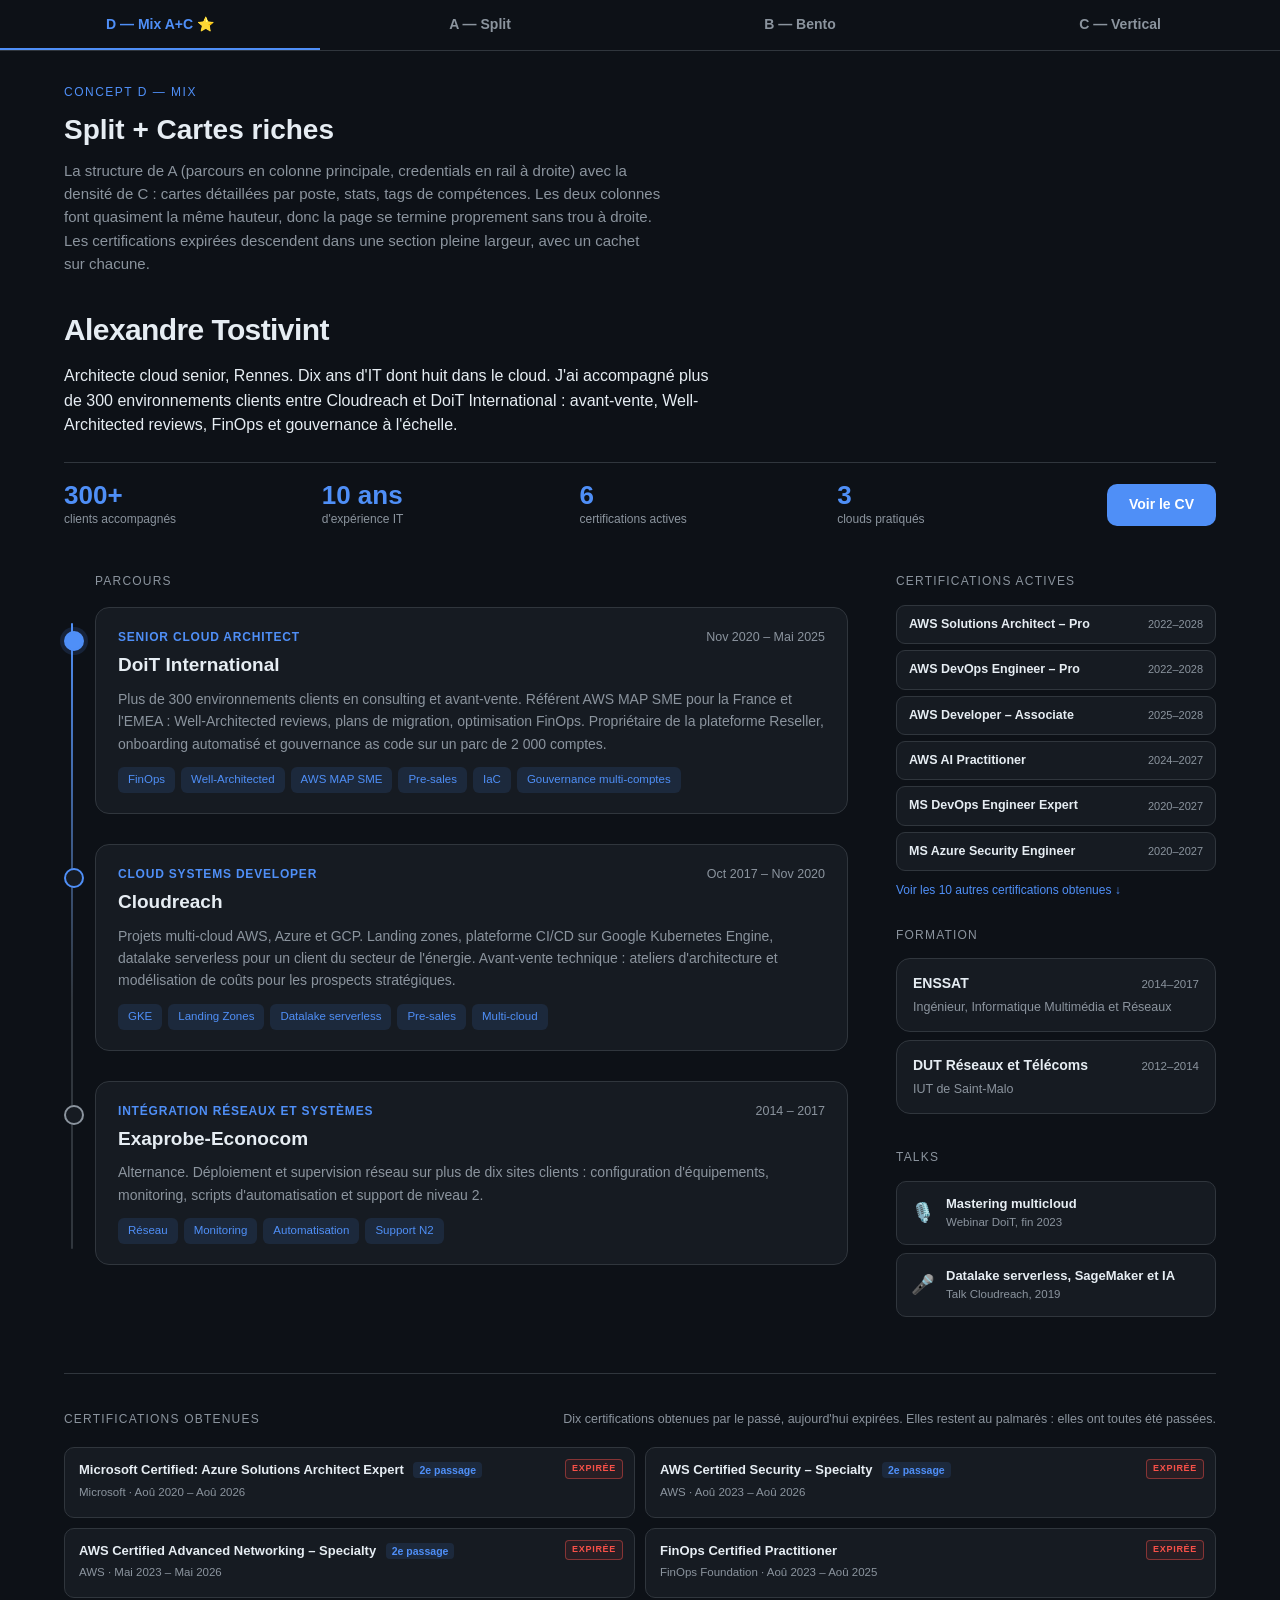
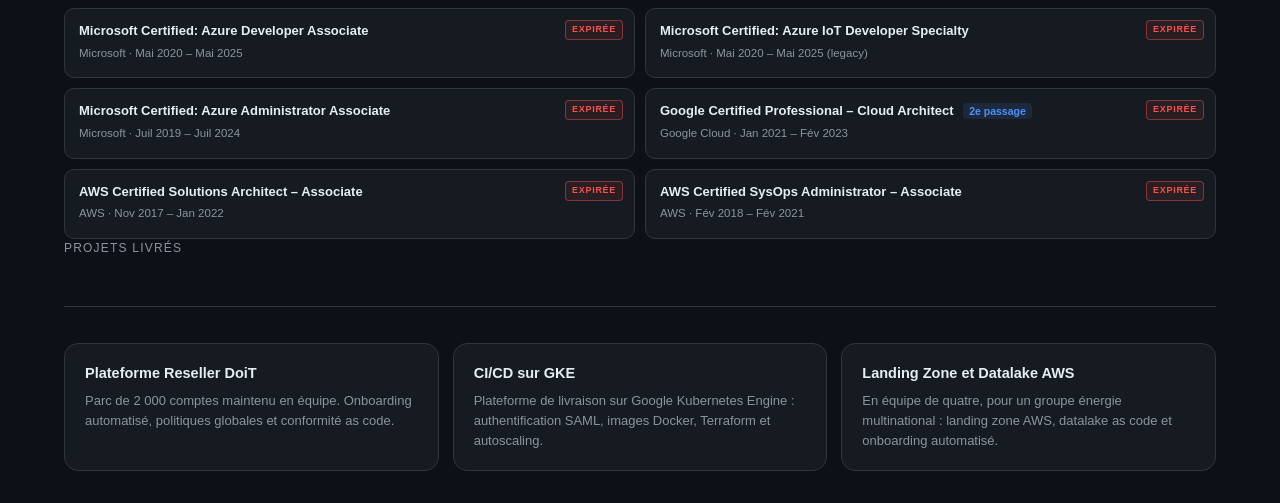
<file: about-concepts.html>
<!DOCTYPE html>
<html lang="fr">
<head>
<meta charset="utf-8">
<meta name="viewport" content="width=device-width, initial-scale=1">
<title>Concepts — Page À propos</title>
<style>
  :root {
    --bg: #0d1117; --card: #161b22; --border: #30363d;
    --text: #e6edf3; --muted: #8b949e; --accent: #4f8ff7;
    --accent-dim: rgba(79,143,247,.12); --radius: 14px;
  }
  * { box-sizing: border-box; margin: 0; padding: 0; }
  body { font-family: -apple-system, BlinkMacSystemFont, 'Segoe UI', Roboto, sans-serif; background: var(--bg); color: var(--text); line-height: 1.55; }

  /* Tab nav */
  .tabs { display: flex; gap: 0; border-bottom: 1px solid var(--border); position: sticky; top: 0; z-index: 10; background: var(--bg); }
  .tab { flex: 1; padding: 16px; text-align: center; font-size: 14px; font-weight: 600; color: var(--muted); cursor: pointer; border-bottom: 2px solid transparent; transition: all .2s; background: none; border-top: none; border-left: none; border-right: none; }
  .tab:hover { color: var(--text); }
  .tab.active { color: var(--accent); border-bottom-color: var(--accent); }
  .concept { display: none; padding: 32px 24px; max-width: 1200px; margin: 0 auto; }
  .concept.active { display: block; }
  .concept-label { font-size: 12px; text-transform: uppercase; letter-spacing: 1.5px; color: var(--accent); margin-bottom: 6px; }
  .concept-title { font-size: 28px; font-weight: 700; margin-bottom: 8px; }
  .concept-desc { font-size: 15px; color: var(--muted); margin-bottom: 32px; max-width: 600px; }

  /* Shared tokens */
  .section-label { font-size: 12px; text-transform: uppercase; letter-spacing: 1.2px; color: var(--muted); margin-bottom: 14px; }
  .badge { display: inline-block; font-size: 10px; font-weight: 700; letter-spacing: .4px; padding: 3px 8px; border-radius: 999px; }
  .badge-pro { background: rgba(79,143,247,.15); color: var(--accent); }
  .badge-spec { background: rgba(139,148,158,.15); color: var(--muted); }
  .badge-assoc { background: rgba(63,185,80,.12); color: #3fb950; }
  .badge-expired { background: rgba(248,81,73,.12); color: #f85149; }
  .badge-next { background: rgba(210,153,34,.12); color: #d29922; }
  .badge-edu { background: rgba(79,143,247,.12); color: var(--accent); }

  /* ═══════ CONCEPT D — Mix A + C ═══════ */
  .m-hero { margin-bottom: 24px; }
  .m-hero h2 { font-size: 30px; font-weight: 800; letter-spacing: -.6px; margin-bottom: 10px; }
  .m-hero p { font-size: 16px; color: var(--text); max-width: 660px; }
  .m-stats { display: flex; align-items: center; justify-content: space-between; gap: 36px; padding: 18px 0 0; margin-bottom: 44px; border-top: 1px solid var(--border); }
  .m-stats-group { flex: 1; display: grid; grid-template-columns: repeat(4, minmax(0,1fr)); gap: 24px; }
  .m-stat-num { font-size: 26px; font-weight: 800; color: var(--accent); line-height: 1.1; }
  .m-stat-label { font-size: 12px; color: var(--muted); }

  .m-split { display: grid; grid-template-columns: minmax(0,1fr) 320px; gap: 48px; align-items: start; }

  /* Left: parcours timeline with rich cards */
  .m-col-head { font-size: 12px; text-transform: uppercase; letter-spacing: 1.2px; color: var(--muted); margin-bottom: 16px; padding-left: 31px; }
  .m-timeline { position: relative; padding-left: 31px; }
  .m-timeline::before { content: ''; position: absolute; left: 7px; top: 16px; bottom: 16px; width: 2px; background: linear-gradient(180deg, var(--accent), var(--border) 60%); border-radius: 1px; }
  .m-role { position: relative; margin-bottom: 30px; }
  .m-role::before { content: ''; position: absolute; left: -31px; top: 24px; width: 16px; height: 16px; border-radius: 50%; background: var(--card); border: 2px solid var(--accent); }
  .m-role:first-child::before { background: var(--accent); box-shadow: 0 0 0 4px rgba(79,143,247,.15); }
  .m-role:last-child::before { border-color: var(--muted); }
  .m-card { background: var(--card); border: 1px solid var(--border); border-radius: var(--radius); padding: 20px 22px; }
  .m-role-head { display: flex; justify-content: space-between; align-items: baseline; gap: 12px; flex-wrap: wrap; }
  .m-role-title { font-size: 12px; font-weight: 700; text-transform: uppercase; letter-spacing: .8px; color: var(--accent); }
  .m-role-period { font-size: 12.5px; color: var(--muted); white-space: nowrap; }
  .m-role-company { font-size: 19px; font-weight: 700; margin: 3px 0 8px; }
  .m-role-desc { font-size: 14px; color: var(--muted); line-height: 1.6; }
  .m-role-tags { display: flex; flex-wrap: wrap; gap: 6px; margin-top: 12px; }
  .m-role-tags span { font-size: 11.5px; background: var(--accent-dim); color: var(--accent); padding: 4px 10px; border-radius: 6px; }

  /* Right: sticky credentials rail */
  .m-rail { display: flex; flex-direction: column; gap: 26px; }
  .m-rail-block { }
  .m-cert-list { display: flex; flex-direction: column; gap: 6px; }
  .m-cert { display: flex; justify-content: space-between; align-items: center; gap: 10px; font-size: 12.5px; padding: 9px 12px; background: var(--card); border: 1px solid var(--border); border-radius: 9px; }
  .m-cert .nm { font-weight: 600; }
  .m-cert .dt { font-size: 11px; color: var(--muted); white-space: nowrap; }
  .m-cert.gone { opacity: .55; }
  .m-cert.gone .nm, .m-cert.gone .dt { color: #f85149; }
  .m-cert.wish { border-style: dashed; }
  .m-cert.wish .nm, .m-cert.wish .dt { color: #d29922; }
  .m-more { display: block; margin-top: 10px; font-size: 12px; color: var(--accent); text-decoration: none; }
  .m-more:hover { text-decoration: underline; }
  .m-edu { background: var(--card); border: 1px solid var(--border); border-radius: var(--radius); padding: 14px 16px; margin-bottom: 8px; }
  .m-edu-top { display: flex; justify-content: space-between; gap: 10px; align-items: baseline; }
  .m-edu-name { font-size: 14px; font-weight: 700; }
  .m-edu-period { font-size: 11.5px; color: var(--muted); }
  .m-edu-detail { font-size: 12.5px; color: var(--muted); margin-top: 3px; }
  .m-talk { display: flex; gap: 11px; align-items: center; background: var(--card); border: 1px solid var(--border); border-radius: 10px; padding: 12px 14px; margin-bottom: 8px; text-decoration: none; color: var(--text); transition: border-color .15s, transform .15s; }
  .m-talk:hover { border-color: var(--accent); transform: translateX(2px); }
  .m-talk-icon { font-size: 19px; flex-shrink: 0; }
  .m-talk-title { font-size: 13px; font-weight: 600; }
  .m-talk-meta { font-size: 11.5px; color: var(--muted); }

  /* Full-width projects below */
  .m-projects { display: grid; grid-template-columns: repeat(3, 1fr); gap: 14px; margin-top: 48px; padding-top: 36px; border-top: 1px solid var(--border); }
  .m-project { background: var(--card); border: 1px solid var(--border); border-radius: var(--radius); padding: 18px 20px; }
  .m-project h4 { font-size: 14.5px; font-weight: 700; margin-bottom: 7px; }
  .m-project p { font-size: 13px; color: var(--muted); line-height: 1.55; }

  /* Cert history — full width below the split */
  .m-hist { margin-top: 48px; padding-top: 36px; border-top: 1px solid var(--border); }
  .m-hist-head { display: flex; align-items: baseline; justify-content: space-between; gap: 20px; flex-wrap: wrap; margin-bottom: 18px; }
  .m-hist-grid { display: grid; grid-template-columns: repeat(2, minmax(0,1fr)); gap: 10px; }
  .m-hist-card { position: relative; background: var(--card); border: 1px solid var(--border); border-radius: 10px; padding: 13px 14px; }
  .m-hist-card .nm { font-size: 13px; font-weight: 600; line-height: 1.35; padding-right: 62px; display: block; }
  .m-hist-card .mt { font-size: 11.5px; color: var(--muted); margin-top: 5px; }
  .m-hist-card .rep { font-size: 10.5px; color: var(--accent); background: var(--accent-dim); padding: 2px 6px; border-radius: 4px; margin-left: 6px; white-space: nowrap; }
  .m-stamp { position: absolute; top: 11px; right: 11px; font-size: 9px; font-weight: 800; letter-spacing: .7px; text-transform: uppercase; color: #f85149; border: 1px solid rgba(248,81,73,.45); background: rgba(248,81,73,.08); padding: 2px 6px; border-radius: 4px; }
  .m-hist-card.cf { border-style: dashed; }
  .m-stamp.cf { color: #d29922; border-color: rgba(210,153,34,.45); background: rgba(210,153,34,.08); }

  /* ═══════ CONCEPT A — Split Career First ═══════ */
  .a-split { display: grid; grid-template-columns: 1fr 340px; gap: 40px; align-items: start; }
  .a-bio { margin-bottom: 36px; }
  .a-bio p { font-size: 16px; max-width: 580px; }
  .a-cv-btn { display: inline-block; margin-top: 16px; padding: 10px 22px; background: var(--accent); color: #fff; border-radius: 10px; font-size: 14px; font-weight: 600; text-decoration: none; }
  .a-timeline { position: relative; padding-left: 28px; }
  .a-timeline::before { content: ''; position: absolute; left: 8px; top: 8px; bottom: 8px; width: 2px; background: var(--border); border-radius: 1px; }
  .a-entry { position: relative; margin-bottom: 32px; }
  .a-entry::before { content: ''; position: absolute; left: -24px; top: 8px; width: 12px; height: 12px; border-radius: 50%; background: var(--accent); border: 2px solid var(--bg); }
  .a-entry:last-child::before { background: var(--muted); }
  .a-entry-role { font-size: 11px; font-weight: 700; text-transform: uppercase; letter-spacing: .8px; color: var(--accent); margin-bottom: 2px; }
  .a-entry-company { font-size: 18px; font-weight: 700; }
  .a-entry-period { font-size: 12.5px; color: var(--muted); margin-bottom: 8px; }
  .a-entry-desc { font-size: 14px; color: var(--muted); line-height: 1.6; max-width: 560px; }
  .a-entry-highlights { display: flex; flex-wrap: wrap; gap: 6px; margin-top: 10px; }
  .a-entry-highlights span { font-size: 11.5px; background: var(--accent-dim); color: var(--accent); padding: 4px 10px; border-radius: 6px; }

  /* sidebar */
  .a-sidebar { display: flex; flex-direction: column; gap: 28px; }
  .a-cert-grid { display: grid; grid-template-columns: 1fr 1fr; gap: 8px; }
  .a-cert { background: var(--card); border: 1px solid var(--border); border-radius: 10px; padding: 10px 12px; display: flex; flex-direction: column; gap: 4px; }
  .a-cert-name { font-size: 12px; font-weight: 600; line-height: 1.3; }
  .a-cert-date { font-size: 11px; color: var(--muted); }
  .a-cert-date.expired { color: #f85149; }
  .a-edu-card { background: var(--card); border: 1px solid var(--border); border-radius: var(--radius); padding: 16px; }
  .a-edu-name { font-size: 15px; font-weight: 700; }
  .a-edu-detail { font-size: 12.5px; color: var(--muted); }
  .a-edu-period { font-size: 11.5px; color: var(--muted); margin-top: 4px; }
  .a-talk { background: var(--card); border: 1px solid var(--border); border-radius: 10px; padding: 12px 14px; display: flex; align-items: center; gap: 10px; text-decoration: none; color: var(--text); }
  .a-talk-icon { font-size: 20px; }
  .a-talk-title { font-size: 13px; font-weight: 600; }
  .a-talk-meta { font-size: 11.5px; color: var(--muted); }

  /* ═══════ CONCEPT B — Bento Grid ═══════ */
  .b-bento { display: grid; grid-template-columns: 1fr 1fr 1fr; grid-template-rows: auto auto auto auto; gap: 12px; }
  .b-card { background: var(--card); border: 1px solid var(--border); border-radius: var(--radius); padding: 20px; }
  .b-bio { grid-column: 1 / 3; display: flex; flex-direction: column; justify-content: center; }
  .b-bio p { font-size: 15px; max-width: 480px; }
  .b-stats { grid-column: 3 / 4; display: flex; flex-direction: column; justify-content: center; align-items: center; text-align: center; gap: 4px; }
  .b-stat-num { font-size: 32px; font-weight: 800; color: var(--accent); }
  .b-stat-label { font-size: 12px; color: var(--muted); }
  .b-stats-row { display: flex; gap: 24px; }
  .b-stats-row > div { text-align: center; }
  .b-career1 { grid-column: 1 / 2; min-height: 180px; }
  .b-career2 { grid-column: 2 / 3; min-height: 180px; }
  .b-certs { grid-column: 3 / 4; grid-row: 3 / 5; }
  .b-career3 { grid-column: 1 / 3; }
  .b-bottom { grid-column: 1 / 3; display: grid; grid-template-columns: 1fr 1fr; gap: 12px; }
  .b-card h4 { font-size: 16px; font-weight: 700; margin-bottom: 4px; }
  .b-card .role { font-size: 12px; font-weight: 600; color: var(--accent); text-transform: uppercase; letter-spacing: .6px; margin-bottom: 2px; }
  .b-card .period { font-size: 12px; color: var(--muted); margin-bottom: 8px; }
  .b-card .desc { font-size: 13.5px; color: var(--muted); line-height: 1.55; }
  .b-cert-list { display: flex; flex-direction: column; gap: 8px; }
  .b-cert-item { font-size: 12.5px; padding: 8px 12px; background: rgba(255,255,255,.03); border-radius: 8px; display: flex; justify-content: space-between; align-items: center; }
  .b-cert-item .name { font-weight: 600; }
  .b-cert-item .date { color: var(--muted); font-size: 11px; }

  /* ═══════ CONCEPT C — Vertical Story ═══════ */
  .c-hero { text-align: center; padding: 20px 0 36px; }
  .c-hero h2 { font-size: 32px; font-weight: 800; margin-bottom: 10px; }
  .c-hero p { font-size: 16px; color: var(--muted); max-width: 520px; margin: 0 auto 20px; }
  .c-stats-row { display: flex; justify-content: center; gap: 40px; margin-bottom: 10px; }
  .c-stat { text-align: center; }
  .c-stat-num { font-size: 28px; font-weight: 800; color: var(--accent); }
  .c-stat-label { font-size: 12px; color: var(--muted); }
  .c-career { display: flex; flex-direction: column; gap: 16px; margin-bottom: 36px; }
  .c-career-card { background: var(--card); border: 1px solid var(--border); border-radius: var(--radius); padding: 24px 28px; display: grid; grid-template-columns: 1fr auto; gap: 16px; align-items: start; }
  .c-career-card .left h4 { font-size: 18px; font-weight: 700; }
  .c-career-card .left .role { font-size: 13px; font-weight: 600; color: var(--accent); margin-bottom: 6px; }
  .c-career-card .left .desc { font-size: 14px; color: var(--muted); line-height: 1.6; margin-top: 8px; }
  .c-career-card .right { text-align: right; }
  .c-career-card .period { font-size: 13px; color: var(--muted); white-space: nowrap; }
  .c-credentials { display: grid; grid-template-columns: 1fr 1fr 1fr; gap: 16px; margin-bottom: 36px; }
  .c-cred-section h4 { font-size: 14px; font-weight: 700; margin-bottom: 10px; color: var(--muted); text-transform: uppercase; letter-spacing: 1px; }
  .c-cred-list { display: flex; flex-direction: column; gap: 6px; }
  .c-cred-item { font-size: 13px; padding: 8px 12px; background: var(--card); border: 1px solid var(--border); border-radius: 8px; }
  .c-cred-item .name { font-weight: 600; }
  .c-cred-item .meta { font-size: 11.5px; color: var(--muted); }
  .c-projects { display: grid; grid-template-columns: repeat(3, 1fr); gap: 14px; }
  .c-project { background: var(--card); border: 1px solid var(--border); border-radius: var(--radius); padding: 18px; }
  .c-project h4 { font-size: 14px; font-weight: 700; margin-bottom: 6px; }
  .c-project p { font-size: 13px; color: var(--muted); line-height: 1.5; }

  /* Mobile */
  @media (max-width: 860px) {
    .m-hero { grid-template-columns: 1fr; gap: 16px; }
    .m-stats { flex-direction: column; align-items: flex-start; gap: 22px; }
    .m-stats-group { width: 100%; grid-template-columns: repeat(2, minmax(0,1fr)); gap: 20px; }
    .m-split { grid-template-columns: 1fr; gap: 32px; }
    .m-rail { position: static; }
    .m-projects { grid-template-columns: 1fr; }
    .m-hist-grid { grid-template-columns: 1fr; }
    .a-split { grid-template-columns: 1fr; }
    .a-cert-grid { grid-template-columns: 1fr 1fr; }
    .b-bento { grid-template-columns: 1fr; }
    .b-bio, .b-stats, .b-career1, .b-career2, .b-certs, .b-career3, .b-bottom { grid-column: 1 / -1; }
    .b-bottom { grid-template-columns: 1fr; }
    .c-credentials { grid-template-columns: 1fr; }
    .c-career-card { grid-template-columns: 1fr; }
    .c-career-card .right { text-align: left; }
    .c-projects { grid-template-columns: 1fr; }
  }
</style>
</head>
<body>

<nav class="tabs">
  <button class="tab active" onclick="show(0)">D — Mix A+C ⭐</button>
  <button class="tab" onclick="show(1)">A — Split</button>
  <button class="tab" onclick="show(2)">B — Bento</button>
  <button class="tab" onclick="show(3)">C — Vertical</button>
</nav>

<!-- ═══════════════════ CONCEPT D — MIX A + C ═══════════════════ -->
<div class="concept active" id="c0">
  <div class="concept-label">Concept D — Mix</div>
  <div class="concept-title">Split + Cartes riches</div>
  <div class="concept-desc">La structure de A (parcours en colonne principale, credentials en rail à droite) avec la densité de C : cartes détaillées par poste, stats, tags de compétences. Les deux colonnes font quasiment la même hauteur, donc la page se termine proprement sans trou à droite. Les certifications expirées descendent dans une section pleine largeur, avec un cachet sur chacune.</div>

  <div class="m-hero">
    <div>
      <h2>Alexandre Tostivint</h2>
      <p>Architecte cloud senior, Rennes. Dix ans d'IT dont huit dans le cloud. J'ai accompagné plus de 300 environnements clients entre Cloudreach et DoiT International : avant-vente, Well-Architected reviews, FinOps et gouvernance à l'échelle.</p>
    </div>
  </div>

  <div class="m-stats">
    <div class="m-stats-group">
      <div><div class="m-stat-num">300+</div><div class="m-stat-label">clients accompagnés</div></div>
      <div><div class="m-stat-num">10 ans</div><div class="m-stat-label">d'expérience IT</div></div>
      <div><div class="m-stat-num">6</div><div class="m-stat-label">certifications actives</div></div>
      <div><div class="m-stat-num">3</div><div class="m-stat-label">clouds pratiqués</div></div>
    </div>
    <a class="a-cv-btn" href="#" style="margin-top:0">Voir le CV</a>
  </div>

  <div class="m-split">
    <!-- LEFT : parcours -->
    <div>
      <div class="m-col-head">Parcours</div>
      <div class="m-timeline">
        <div class="m-role">
          <div class="m-card">
            <div class="m-role-head">
              <div class="m-role-title">Senior Cloud Architect</div>
              <div class="m-role-period">Nov 2020 – Mai 2025</div>
            </div>
            <div class="m-role-company">DoiT International</div>
            <div class="m-role-desc">Plus de 300 environnements clients en consulting et avant-vente. Référent AWS MAP SME pour la France et l'EMEA : Well-Architected reviews, plans de migration, optimisation FinOps. Propriétaire de la plateforme Reseller, onboarding automatisé et gouvernance as code sur un parc de 2 000 comptes.</div>
            <div class="m-role-tags">
              <span>FinOps</span><span>Well-Architected</span><span>AWS MAP SME</span><span>Pre-sales</span><span>IaC</span><span>Gouvernance multi-comptes</span>
            </div>
          </div>
        </div>
        <div class="m-role">
          <div class="m-card">
            <div class="m-role-head">
              <div class="m-role-title">Cloud Systems Developer</div>
              <div class="m-role-period">Oct 2017 – Nov 2020</div>
            </div>
            <div class="m-role-company">Cloudreach</div>
            <div class="m-role-desc">Projets multi-cloud AWS, Azure et GCP. Landing zones, plateforme CI/CD sur Google Kubernetes Engine, datalake serverless pour un client du secteur de l'énergie. Avant-vente technique : ateliers d'architecture et modélisation de coûts pour les prospects stratégiques.</div>
            <div class="m-role-tags">
              <span>GKE</span><span>Landing Zones</span><span>Datalake serverless</span><span>Pre-sales</span><span>Multi-cloud</span>
            </div>
          </div>
        </div>
        <div class="m-role">
          <div class="m-card">
            <div class="m-role-head">
              <div class="m-role-title">Intégration réseaux et systèmes</div>
              <div class="m-role-period">2014 – 2017</div>
            </div>
            <div class="m-role-company">Exaprobe-Econocom</div>
            <div class="m-role-desc">Alternance. Déploiement et supervision réseau sur plus de dix sites clients : configuration d'équipements, monitoring, scripts d'automatisation et support de niveau 2.</div>
            <div class="m-role-tags">
              <span>Réseau</span><span>Monitoring</span><span>Automatisation</span><span>Support N2</span>
            </div>
          </div>
        </div>
      </div>
    </div>

    <!-- RIGHT : rail collant -->
    <aside class="m-rail">
      <div>
        <div class="section-label">Certifications actives</div>
        <div class="m-cert-list">
          <div class="m-cert"><span class="nm">AWS Solutions Architect – Pro</span><span class="dt">2022–2028</span></div>
          <div class="m-cert"><span class="nm">AWS DevOps Engineer – Pro</span><span class="dt">2022–2028</span></div>
          <div class="m-cert"><span class="nm">AWS Developer – Associate</span><span class="dt">2025–2028</span></div>
          <div class="m-cert"><span class="nm">AWS AI Practitioner</span><span class="dt">2024–2027</span></div>
          <div class="m-cert"><span class="nm">MS DevOps Engineer Expert</span><span class="dt">2020–2027</span></div>
          <div class="m-cert"><span class="nm">MS Azure Security Engineer</span><span class="dt">2020–2027</span></div>
        </div>
        <a class="m-more" href="#m-certs">Voir les 10 autres certifications obtenues ↓</a>
      </div>

      <div>
        <div class="section-label">Formation</div>
        <div class="m-edu">
          <div class="m-edu-top"><span class="m-edu-name">ENSSAT</span><span class="m-edu-period">2014–2017</span></div>
          <div class="m-edu-detail">Ingénieur, Informatique Multimédia et Réseaux</div>
        </div>
        <div class="m-edu">
          <div class="m-edu-top"><span class="m-edu-name">DUT Réseaux et Télécoms</span><span class="m-edu-period">2012–2014</span></div>
          <div class="m-edu-detail">IUT de Saint-Malo</div>
        </div>
      </div>

      <div>
        <div class="section-label">Talks</div>
        <a class="m-talk" href="#">
          <span class="m-talk-icon">🎙️</span>
          <div><div class="m-talk-title">Mastering multicloud</div><div class="m-talk-meta">Webinar DoiT, fin 2023</div></div>
        </a>
        <a class="m-talk" href="#">
          <span class="m-talk-icon">🎤</span>
          <div><div class="m-talk-title">Datalake serverless, SageMaker et IA</div><div class="m-talk-meta">Talk Cloudreach, 2019</div></div>
        </a>
      </div>
    </aside>
  </div>

  <section class="m-hist" id="m-certs">
    <div class="m-hist-head">
      <div class="m-col-head" style="padding-left:0;margin:0">Certifications obtenues</div>
      <div style="font-size:12.5px;color:var(--muted)">Dix certifications obtenues par le passé, aujourd'hui expirées. Elles restent au palmarès : elles ont toutes été passées.</div>
    </div>
    <div class="m-hist-grid">
      <div class="m-hist-card"><span class="m-stamp">Expirée</span><span class="nm">Microsoft Certified: Azure Solutions Architect Expert <span class="rep">2e passage</span></span><span class="mt">Microsoft · Aoû 2020 – Aoû 2026</span></div>
      <div class="m-hist-card"><span class="m-stamp">Expirée</span><span class="nm">AWS Certified Security – Specialty <span class="rep">2e passage</span></span><span class="mt">AWS · Aoû 2023 – Aoû 2026</span></div>
      <div class="m-hist-card"><span class="m-stamp">Expirée</span><span class="nm">AWS Certified Advanced Networking – Specialty <span class="rep">2e passage</span></span><span class="mt">AWS · Mai 2023 – Mai 2026</span></div>
      <div class="m-hist-card"><span class="m-stamp">Expirée</span><span class="nm">FinOps Certified Practitioner</span><span class="mt">FinOps Foundation · Aoû 2023 – Aoû 2025</span></div>
      <div class="m-hist-card"><span class="m-stamp">Expirée</span><span class="nm">Microsoft Certified: Azure Developer Associate</span><span class="mt">Microsoft · Mai 2020 – Mai 2025</span></div>
      <div class="m-hist-card"><span class="m-stamp">Expirée</span><span class="nm">Microsoft Certified: Azure IoT Developer Specialty</span><span class="mt">Microsoft · Mai 2020 – Mai 2025 (legacy)</span></div>
      <div class="m-hist-card"><span class="m-stamp">Expirée</span><span class="nm">Microsoft Certified: Azure Administrator Associate</span><span class="mt">Microsoft · Juil 2019 – Juil 2024</span></div>
      <div class="m-hist-card"><span class="m-stamp">Expirée</span><span class="nm">Google Certified Professional – Cloud Architect <span class="rep">2e passage</span></span><span class="mt">Google Cloud · Jan 2021 – Fév 2023</span></div>
      <div class="m-hist-card"><span class="m-stamp">Expirée</span><span class="nm">AWS Certified Solutions Architect – Associate</span><span class="mt">AWS · Nov 2017 – Jan 2022</span></div>
      <div class="m-hist-card"><span class="m-stamp">Expirée</span><span class="nm">AWS Certified SysOps Administrator – Associate</span><span class="mt">AWS · Fév 2018 – Fév 2021</span></div>
    </div>
  </section>

  <div class="section-label" style="margin-top:0">Projets livrés</div>
  <div class="m-projects">
    <div class="m-project">
      <h4>Plateforme Reseller DoiT</h4>
      <p>Parc de 2 000 comptes maintenu en équipe. Onboarding automatisé, politiques globales et conformité as code.</p>
    </div>
    <div class="m-project">
      <h4>CI/CD sur GKE</h4>
      <p>Plateforme de livraison sur Google Kubernetes Engine : authentification SAML, images Docker, Terraform et autoscaling.</p>
    </div>
    <div class="m-project">
      <h4>Landing Zone et Datalake AWS</h4>
      <p>En équipe de quatre, pour un groupe énergie multinational : landing zone AWS, datalake as code et onboarding automatisé.</p>
    </div>
  </div>
</div>

<!-- ═══════════════════ CONCEPT A ═══════════════════ -->
<div class="concept" id="c1">
  <div class="concept-label">Concept A</div>
  <div class="concept-title">Split "Career First"</div>
  <div class="concept-desc">Le parcours prend la colonne principale (gauche, ~65%). Les certifs, formation et talks passent en sidebar compacte à droite. Le recruteur voit le parcours sans scroller.</div>

  <div class="a-split">
    <div class="a-main">
      <div class="a-bio">
        <p>Architecte cloud senior basé à Rennes. 10+ ans en IT, 8+ en cloud. J'orchestre des architectures AWS, Azure et GCP, et j'aime autant optimiser une facture FinOps que faire passer une équipe au Well-Architected.</p>
        <a class="a-cv-btn" href="#">Voir le CV</a>
      </div>

      <div class="section-label">Parcours</div>
      <div class="a-timeline">
        <div class="a-entry">
          <div class="a-entry-role">Senior Cloud Architect</div>
          <div class="a-entry-company">DoiT International</div>
          <div class="a-entry-period">Nov 2020 – Mai 2025</div>
          <div class="a-entry-desc">300+ environnements clients en consulting et avant-vente. Rôle d'AWS MAP SME France/EMEA. Propriétaire de la plateforme Reseller (2 000+ comptes, onboarding automatisé, governance IaC).</div>
          <div class="a-entry-highlights">
            <span>FinOps</span><span>Well-Architected</span><span>AWS MAP SME</span><span>Reseller 2K+</span><span>Pre-sales</span>
          </div>
        </div>
        <div class="a-entry">
          <div class="a-entry-role">Cloud Systems Developer</div>
          <div class="a-entry-company">Cloudreach</div>
          <div class="a-entry-period">Oct 2017 – Nov 2020</div>
          <div class="a-entry-desc">Multi-cloud (AWS, Azure, GCP) : landing zones, CI/CD sur GKE, datalake serverless. Pre-sales technique — ateliers d'architecture et cost modeling pour prospects stratégiques.</div>
          <div class="a-entry-highlights">
            <span>GKE</span><span>Landing Zones</span><span>Datalake Serverless</span><span>Pre-sales</span>
          </div>
        </div>
        <div class="a-entry">
          <div class="a-entry-role">Intégration réseaux & systèmes</div>
          <div class="a-entry-company">Exaprobe-Econocom</div>
          <div class="a-entry-period">2014 – 2017</div>
          <div class="a-entry-desc">Alternance : déploiement et supervision réseau sur 10+ sites clients. Monitoring, scripts d'automatisation, support N2.</div>
          <div class="a-entry-highlights">
            <span>Réseau</span><span>Monitoring</span><span>Alternance</span>
          </div>
        </div>
      </div>
    </div>

    <div class="a-sidebar">
      <div>
        <div class="section-label">Certifications</div>
        <div class="a-cert-grid">
          <div class="a-cert"><span class="badge badge-pro">PRO</span><span class="a-cert-name">AWS Solutions Architect</span><span class="a-cert-date">Mar 2022 – Fév 2028</span></div>
          <div class="a-cert"><span class="badge badge-pro">PRO</span><span class="a-cert-name">AWS DevOps Engineer</span><span class="a-cert-date">May 2022 – Mar 2028</span></div>
          <div class="a-cert"><span class="badge badge-spec">SPEC</span><span class="a-cert-name">AWS Security Specialty</span><span class="a-cert-date expired">Aoû 2023 – Aoû 2026 (expirée)</span></div>
          <div class="a-cert"><span class="badge badge-spec">SPEC</span><span class="a-cert-name">AWS Advanced Networking</span><span class="a-cert-date expired">Mai 2023 – Mai 2026 (expirée)</span></div>
          <div class="a-cert"><span class="badge badge-assoc">ASSOC</span><span class="a-cert-name">AWS Developer</span><span class="a-cert-date">Jan 2025 – Mar 2028</span></div>
          <div class="a-cert"><span class="badge badge-assoc">ASSOC</span><span class="a-cert-name">AWS AI Practitioner</span><span class="a-cert-date">Sep 2024 – Sep 2027</span></div>
          <div class="a-cert"><span class="badge badge-pro">PRO</span><span class="a-cert-name">Azure Solutions Architect</span><span class="a-cert-date">Aoû 2020 – Aoû 2026</span></div>
          <div class="a-cert"><span class="badge badge-pro">PRO</span><span class="a-cert-name">Azure DevOps Engineer</span><span class="a-cert-date">Fév 2020 – Fév 2027</span></div>
          <div class="a-cert"><span class="badge badge-assoc">ASSOC</span><span class="a-cert-name">Azure Security Engineer</span><span class="a-cert-date">Mar 2020 – Mar 2027</span></div>
          <div class="a-cert"><span class="badge badge-next">NEXT</span><span class="a-cert-name">CKA – Kubernetes Admin</span><span class="a-cert-date">En cours</span></div>
        </div>
      </div>
      <div>
        <div class="section-label">Formation</div>
        <div class="a-edu-card" style="margin-bottom:8px">
          <div class="a-edu-name">ENSSAT</div>
          <div class="a-edu-detail">Ingénieur · Informatique Multimédia et Réseaux</div>
          <div class="a-edu-period">2014 – 2017</div>
        </div>
        <div class="a-edu-card">
          <div class="a-edu-name">DUT Réseaux et Télécoms</div>
          <div class="a-edu-detail">IUT de Saint-Malo</div>
          <div class="a-edu-period">2012 – 2014</div>
        </div>
      </div>
      <div>
        <div class="section-label">Talks</div>
        <div style="display:flex;flex-direction:column;gap:8px">
          <a class="a-talk" href="#"><span class="a-talk-icon">🎙️</span><div><div class="a-talk-title">Mastering multicloud</div><div class="a-talk-meta">Webinar DoiT · fin 2023</div></div></a>
          <a class="a-talk" href="#"><span class="a-talk-icon">🎤</span><div><div class="a-talk-title">Data lake serverless, SageMaker & IA</div><div class="a-talk-meta">Talk Cloudreach · 2019</div></div></a>
        </div>
      </div>
    </div>
  </div>
</div>

<!-- ═══════════════════ CONCEPT B ═══════════════════ -->
<div class="concept" id="c2">
  <div class="concept-label">Concept B</div>
  <div class="concept-title">Bento Grid</div>
  <div class="concept-desc">Dashboard architecte : chaque tile a une taille différentes selon l'importance. Le parcours occupe 3 tiles sur 6. Look moderne, LinkedIn premium.</div>

  <div class="b-bento">
    <div class="b-card b-bio">
      <div class="section-label">Bio</div>
      <p>Architecte cloud senior basé à Rennes. 10+ ans en IT, 8+ en cloud : d'abord réseaux et supervision, puis Cloudreach et DoiT International — 300+ clients accompagnés en consulting et avant-vente.</p>
      <a class="a-cv-btn" href="#" style="margin-top:14px;display:inline-block">Voir le CV</a>
    </div>
    <div class="b-card b-stats">
      <div class="b-stats-row">
        <div><div class="b-stat-num">300+</div><div class="b-stat-label">clients</div></div>
        <div><div class="b-stat-num">10+</div><div class="b-stat-label">ans</div></div>
        <div><div class="b-stat-num">9</div><div class="b-stat-label">certifs</div></div>
        <div><div class="b-stat-num">3</div><div class="b-stat-label">clouds</div></div>
      </div>
    </div>

    <div class="b-card b-career1">
      <div class="role">Senior Cloud Architect</div>
      <h4>DoiT International</h4>
      <div class="period">Nov 2020 – Mai 2025</div>
      <div class="desc">300+ environnements clients. AWS MAP SME France/EMEA. Propriétaire Reseller (2K+ comptes, IaC).</div>
    </div>
    <div class="b-card b-career2">
      <div class="role">Cloud Systems Developer</div>
      <h4>Cloudreach</h4>
      <div class="period">Oct 2017 – Nov 2020</div>
      <div class="desc">Multi-cloud : landing zones, CI/CD GKE, datalake serverless. Pre-sales technique.</div>
    </div>

    <div class="b-card b-certs">
      <div class="section-label">Certifications</div>
      <div class="b-cert-list">
        <div class="b-cert-item"><span class="name">AWS SA Pro</span><span class="date">2022–2028</span></div>
        <div class="b-cert-item"><span class="name">AWS DevOps Pro</span><span class="date">2022–2028</span></div>
        <div class="b-cert-item"><span class="name">Azure SA Expert</span><span class="date">2020–2026</span></div>
        <div class="b-cert-item"><span class="name">Azure DevOps</span><span class="date">2020–2027</span></div>
        <div class="b-cert-item"><span class="name">Azure Security</span><span class="date">2020–2027</span></div>
        <div class="b-cert-item"><span class="name">AWS Developer</span><span class="date">2025–2028</span></div>
        <div class="b-cert-item"><span class="name">AWS AI Pract.</span><span class="date">2024–2027</span></div>
        <div class="b-cert-item"><span class="name" style="color:#f85149">AWS Security</span><span class="date" style="color:#f85149">expirée</span></div>
        <div class="b-cert-item"><span class="name" style="color:#f85149">AWS Networking</span><span class="date" style="color:#f85149">expirée</span></div>
        <div class="b-cert-item"><span class="name" style="color:#d29922">CKA</span><span class="date" style="color:#d29922">en cours</span></div>
      </div>
    </div>

    <div class="b-card b-career3">
      <div class="role">Intégration réseaux & systèmes</div>
      <h4>Exaprobe-Econocom</h4>
      <div class="period">2014 – 2017</div>
      <div class="desc">Alternance : déploiement et supervision réseau sur 10+ sites clients. Monitoring, automatisation, support N2.</div>
    </div>

    <div class="b-bottom">
      <div class="b-card">
        <div class="section-label">Formation</div>
        <div style="display:flex;flex-direction:column;gap:8px">
          <div class="b-cert-item"><span class="name">ENSSAT — Ingénieur</span><span class="date">2014–2017</span></div>
          <div class="b-cert-item"><span class="name">DUT Réseaux & Télécoms</span><span class="date">2012–2014</span></div>
        </div>
      </div>
      <div class="b-card">
        <div class="section-label">Talks</div>
        <a class="a-talk" href="#" style="margin-bottom:8px"><span class="a-talk-icon">🎙️</span><div><div class="a-talk-title">Mastering multicloud</div><div class="a-talk-meta">DoiT · fin 2023</div></div></a>
        <a class="a-talk" href="#"><span class="a-talk-icon">🎤</span><div><div class="a-talk-title">Data lake serverless</div><div class="a-talk-meta">Cloudreach · 2019</div></div></a>
      </div>
    </div>
  </div>
</div>

<!-- ═══════════════════ CONCEPT C ═══════════════════ -->
<div class="concept" id="c3">
  <div class="concept-label">Concept C</div>
  <div class="concept-title">Vertical "Story"</div>
  <div class="concept-desc">Pleine largeur pour chaque poste = maximum de détails. Les certifs, formation et talks sont en row compact en bas de page. Simple, efficace, pas de split.</div>

  <div class="c-hero">
    <h2>Alexandre Tostivint</h2>
    <p>Architecte cloud senior. 10+ ans en IT, 300+ clients, 9 certifications, 3 clouds.</p>
    <div class="c-stats-row">
      <div class="c-stat"><div class="c-stat-num">300+</div><div class="c-stat-label">clients</div></div>
      <div class="c-stat"><div class="c-stat-num">10+</div><div class="c-stat-label">ans en IT</div></div>
      <div class="c-stat"><div class="c-stat-num">9</div><div class="c-stat-label">certifications</div></div>
      <div class="c-stat"><div class="c-stat-num">3</div><div class="c-stat-label">clouds</div></div>
    </div>
    <a class="a-cv-btn" href="#" style="margin-top:10px">Voir le CV</a>
  </div>

  <div class="section-label">Parcours</div>
  <div class="c-career">
    <div class="c-career-card">
      <div class="left">
        <div class="role">Senior Cloud Architect</div>
        <h4>DoiT International</h4>
        <div class="desc">300+ environnements clients en consulting et avant-vente. Rôle d'AWS MAP SME France/EMEA — Well-Architected reviews, migration planning, optimisation FinOps. Propriétaire de la plateforme Reseller (2 000+ comptes, onboarding automatisé, governance IaC).</div>
        <div class="a-entry-highlights" style="margin-top:10px">
          <span>FinOps</span><span>Well-Architected</span><span>AWS MAP SME</span><span>Reseller 2K+</span><span>Pre-sales</span>
        </div>
      </div>
      <div class="right"><span class="period">Nov 2020 – Mai 2025</span></div>
    </div>
    <div class="c-career-card">
      <div class="left">
        <div class="role">Cloud Systems Developer</div>
        <h4>Cloudreach</h4>
        <div class="desc">Multi-cloud (AWS, Azure, GCP) : landing zones, CI/CD sur GKE, datalake serverless pour client énergie. Pre-sales technique — ateliers d'architecture et cost modeling pour prospects stratégiques.</div>
        <div class="a-entry-highlights" style="margin-top:10px">
          <span>GKE</span><span>Landing Zones</span><span>Datalake Serverless</span><span>Pre-sales</span>
        </div>
      </div>
      <div class="right"><span class="period">Oct 2017 – Nov 2020</span></div>
    </div>
    <div class="c-career-card">
      <div class="left">
        <div class="role">Intégration réseaux & systèmes</div>
        <h4>Exaprobe-Econocom</h4>
        <div class="desc">Alternance : déploiement et supervision réseau sur 10+ sites clients. Premiers pas en infra prod — monitoring, scripts d'automatisation, support N2.</div>
        <div class="a-entry-highlights" style="margin-top:10px">
          <span>Réseau</span><span>Monitoring</span><span>Alternance</span>
        </div>
      </div>
      <div class="right"><span class="period">2014 – 2017</span></div>
    </div>
  </div>

  <div class="c-credentials">
    <div class="c-cred-section">
      <h4>Certifications</h4>
      <div class="c-cred-list">
        <div class="c-cred-item"><div class="name">AWS SA – Professional</div><div class="meta">2022 – 2028</div></div>
        <div class="c-cred-item"><div class="name">AWS DevOps – Professional</div><div class="meta">2022 – 2028</div></div>
        <div class="c-cred-item"><div class="name">Azure Solutions Architect</div><div class="meta">2020 – 2026</div></div>
        <div class="c-cred-item"><div class="name">Azure DevOps Engineer</div><div class="meta">2020 – 2027</div></div>
        <div class="c-cred-item"><div class="name">Azure Security Engineer</div><div class="meta">2020 – 2027</div></div>
        <div class="c-cred-item"><div class="name">AWS Developer – Associate</div><div class="meta">2025 – 2028</div></div>
        <div class="c-cred-item"><div class="name">AWS AI Practitioner</div><div class="meta">2024 – 2027</div></div>
        <div class="c-cred-item"><div class="name" style="color:#f85149">AWS Security (expirée)</div><div class="meta">2023 – 2026</div></div>
        <div class="c-cred-item"><div class="name" style="color:#f85149">AWS Networking (expirée)</div><div class="meta">2023 – 2026</div></div>
      </div>
    </div>
    <div class="c-cred-section">
      <h4>Formation</h4>
      <div class="c-cred-list">
        <div class="c-cred-item"><div class="name">ENSSAT — Ingénieur</div><div class="meta">Informatique Multimédia et Réseaux · 2014 – 2017</div></div>
        <div class="c-cred-item"><div class="name">DUT Réseaux & Télécoms</div><div class="meta">IUT de Saint-Malo · 2012 – 2014</div></div>
      </div>
    </div>
    <div class="c-cred-section">
      <h4>Talks</h4>
      <div class="c-cred-list">
        <a class="c-cred-item" href="#" style="text-decoration:none;color:var(--text)"><div class="name">🎙️ Mastering multicloud</div><div class="meta">Webinar DoiT · fin 2023</div></a>
        <a class="c-cred-item" href="#" style="text-decoration:none;color:var(--text)"><div class="name">🎤 Data lake serverless & IA</div><div class="meta">Talk Cloudreach · 2019</div></a>
      </div>
    </div>
  </div>

  <div class="section-label">Projets livrés</div>
  <div class="c-projects">
    <div class="c-project">
      <h4>DoiT Reseller Platform</h4>
      <p>2 000+ comptes maintenus sur la plateforme (équipe), dont 70+ onboardés personnellement : IaC secure-by-design, politiques globales, conformité automatisée.</p>
    </div>
    <div class="c-project">
      <h4>CI/CD on GKE</h4>
      <p>Plateforme Jenkins sur Google Kubernetes Engine : auth SAML, livraison automatisée d'images Docker, Terraform et autoscaling.</p>
    </div>
    <div class="c-project">
      <h4>AWS Landing Zone & Datalake</h4>
      <p>En équipe de 4 : landing zone AWS pour un client énergie multinational, datalake as code, onboarding automatisé (Lambda, Step Functions, SSM, Okta).</p>
    </div>
  </div>
</div>

<script>
function show(i) {
  document.querySelectorAll('.concept').forEach((c,j) => c.classList.toggle('active', j===i));
  document.querySelectorAll('.tab').forEach((t,j) => t.classList.toggle('active', j===i));
}
</script>
</body>
</html>
</file>
<file: styles.css>
:root {
  --bg: #0d1117;
  --bg-2: #0a0d12;
  --card: #161b22;
  --border: #21262d;
  --text: #e6edf3;
  --muted: #8b949e;
  --accent: #4f8ff7;
  --accent2: #7c6cf0;
  --green: #3fb950;
  --aws: #ff9900;
  --azure: #0078d4;
}

* { margin: 0; padding: 0; box-sizing: border-box; }
html { scroll-behavior: smooth; }

body {
  background: var(--bg);
  color: var(--text);
  font-family: -apple-system, BlinkMacSystemFont, "Segoe UI", Roboto, Helvetica, Arial, sans-serif;
  line-height: 1.6;
  min-height: 100vh;
  overflow-x: hidden;
}

.wrap { max-width: 960px; margin: 0 auto; padding: 0 24px; }

/* ---------- Soft radial background (glow statique) ---------- */
.bg-glow {
  position: fixed;
  inset: -20% -20% -20% -20%;
  z-index: -2;
  background:
    radial-gradient(40% 40% at 18% 22%, rgba(79,143,247,.16), transparent 70%),
    radial-gradient(45% 45% at 82% 30%, rgba(124,108,240,.12), transparent 70%),
    radial-gradient(50% 50% at 50% 95%, rgba(79,143,247,.09), transparent 70%);
}

/* ---------- Canvas réseau (particules connectées) ---------- */
#bg-network {
  position: fixed;
  inset: 0;
  z-index: -1;
  pointer-events: none;
}

/* ---------- Nav ---------- */
.nav {
  display: flex; align-items: center; justify-content: space-between;
  padding-top: 22px; padding-bottom: 18px;
  border-bottom: 1px solid var(--border);
  position: relative; z-index: 2;
}
.brand {
  font-weight: 700; font-size: 22px; letter-spacing: -1px;
  text-decoration: none; color: var(--text);
  display: inline-flex; align-items: center; gap: 2px;
}
.brand-dot { color: var(--accent); }
.brand-toast { font-size: 13px; opacity: .65; transition: transform .2s ease, opacity .2s ease; }
.brand:hover .brand-toast { transform: rotate(-12deg) translateY(-2px); opacity: 1; }
.nav-links { list-style: none; display: flex; gap: 6px; }
.nav-links button {
  font-family: inherit; font-size: 15px; color: var(--muted);
  background: transparent; border: 0; cursor: pointer;
  padding: 8px 14px; border-radius: 9px; transition: color .18s, background .18s;
}
.nav-links button:hover { color: var(--text); }
.lang-link {
  font-size: 12px; font-weight: 700; letter-spacing: .5px;
  color: var(--muted); text-decoration: none;
  border: 1px solid var(--border); border-radius: 8px;
  padding: 4px 9px; transition: color .2s ease, border-color .2s ease;
}
.lang-link:hover { color: var(--text); border-color: var(--accent); }
.nav-links button.active {
  color: var(--text);
  background: rgba(79,143,247,.12);
}

/* ---------- Views ---------- */
.view { padding: 56px 0 40px; }
.view-title {
  font-size: clamp(26px, 5vw, 38px); letter-spacing: -.5px; margin-bottom: 6px;
  display: flex; align-items: center; gap: 10px;
}
.view-lead { color: var(--muted); margin-bottom: 26px; font-size: 17px; }

/* fade + translateY transitions */
.fade-up, .fade-out { transition: opacity .28s ease, transform .28s ease; }
.fade-up-start { opacity: 0; transform: translateY(14px); }
.fade-up-end   { opacity: 1; transform: translateY(0); }
.fade-out-end  { opacity: 0; transform: translateY(-8px); }

/* ---------- Hero (home) ---------- */
.hero {
  display: flex; flex-direction: column; align-items: center;
  gap: 20px; padding-top: 60px; max-width: 640px; margin: 0 auto;
}
.hero-id { min-width: 0; text-align: center; }
h1 { font-size: clamp(28px, 5.5vw, 44px); line-height: 1.15; letter-spacing: -.5px; }
h1 .grad { color: #fff; }
.sub { color: var(--muted); font-size: 17px; margin-top: 14px; max-width: 560px; }

/* ---------- Portrait + halo + AI filter ---------- */
.portrait { position: relative; justify-self: center; }
.portrait-frame {
  width: 160px; aspect-ratio: 1; border-radius: 24px; padding: 3px;
  background: linear-gradient(135deg, var(--accent), var(--accent2));
}
.portrait-frame::before {
  content: ""; position: absolute; inset: -16px; border-radius: 32px; z-index: -1;
  background: radial-gradient(circle, rgba(79,143,247,.32), transparent 68%);
  filter: blur(14px);
}
.portrait-inner {
  position: relative;
  width: 100%; height: 100%; border-radius: 21px; overflow: hidden;
  background: var(--card);
}
.portrait-inner img {
  width: 100%; height: 100%; object-fit: cover; display: block;
  filter: grayscale(.45) saturate(1.15) contrast(1.05) blur(.4px) brightness(.92);
  transition: filter .5s ease, opacity .35s ease;
}
.portrait-inner:hover img { filter: none; }
/* Photo réelle superposée (mode swap avatar IA) */
#img-real {
  position: absolute; inset: 0;
  width: 100%; height: 100%; object-fit: cover;
  opacity: 0;
  transform: scale(1.02);
  transition: opacity .35s ease, transform .45s ease;
  z-index: 2;
}
/* Avatar IA : s'efface doucement au survol */
#img-ai {
  transition: opacity .35s ease, transform .35s ease, filter .35s ease;
}
.portrait-frame.has-swap:hover #img-ai,
.portrait-frame.is-flipped #img-ai {
  opacity: 0;
  transform: scale(.985);
  filter: blur(3px);
}
.portrait-frame.has-swap:hover #img-real,
.portrait-frame.is-flipped #img-real {
  opacity: 1;
  transform: scale(1);
}

/* Balayage scan lumineux au moment du swap */
.portrait-inner::after {
  content: "";
  position: absolute; inset: 0;
  z-index: 3;
  background: linear-gradient(105deg, transparent 20%, rgba(79,143,247,.35) 50%, transparent 80%);
  transform: translateX(-120%);
  pointer-events: none;
  opacity: 0;
}
.portrait-frame.has-swap:hover .portrait-inner::after,
.portrait-frame.is-flipped .portrait-inner::after {
  animation: scan 0.45s ease-out forwards;
}
@keyframes scan {
  0%   { transform: translateX(-120%); opacity: .3; }
  60%  { opacity: .3; }
  100% { transform: translateX(120%); opacity: 0; }
}

/* Particules de dématérialisation */
.swap-particle {
  position: absolute;
  z-index: 4;
  width: 5px; height: 5px;
  border-radius: 50%;
  background: rgba(79,143,247,.9);
  box-shadow: 0 0 8px rgba(79,143,247,.8);
  pointer-events: none;
  animation: particle-out 0.7s ease-out forwards;
}
@keyframes particle-out {
  0%   { transform: translate(0,0) scale(1); opacity: .95; }
  100% { transform: translate(var(--px), var(--py)) scale(.3); opacity: 0; }
}

/* Reduced motion : fondu simple */
@media (prefers-reduced-motion: reduce) {
  #img-real, #img-ai { transition: opacity .2s ease !important; transform: none !important; }
  .portrait-frame.has-swap:hover .portrait-inner::after,
  .portrait-frame.is-flipped .portrait-inner::after { animation: none; }
  .swap-particle { display: none; }
}
/* Indication sous le portrait : place réservée, fondu (aucun saut de layout) */
.portrait-hint {
  text-align: center; font-size: 12px; color: var(--muted);
  margin-top: 8px; opacity: .75;
  min-height: 1.2em;
  transition: opacity .25s ease;
}
.portrait-hint.is-hidden { opacity: 0; }
/* Photo réelle affichée en direct (fallback si l'avatar IA ne charge pas) */
#img-real.is-visible { opacity: 1; transform: scale(1); }
.portrait-model {
  position: absolute; left: 8px; bottom: 8px; z-index: 2;
  font-size: 11px; letter-spacing: .5px; font-weight: 700;
  color: #fff; background: rgba(13,17,23,.72);
  border: 1px solid rgba(79,143,247,.5);
  padding: 3px 9px; border-radius: 999px;
  backdrop-filter: blur(4px);
  pointer-events: none;
  transition: opacity .3s ease;
}
.portrait-inner:hover .portrait-model { opacity: 0; }

/* ---------- Prompt box (style ChatGPT) ---------- */
.prompt-box {
  background: var(--card); border: 1px solid var(--border); border-radius: 16px;
  max-width: 640px; width: 100%;
  margin-top: 20px;
  box-shadow: 0 10px 36px rgba(0,0,0,.30);
  transition: border-color .2s ease, box-shadow .2s ease;
}
.prompt-box:focus-within {
  border-color: rgba(79,143,247,.65);
  box-shadow: 0 10px 40px rgba(79,143,247,.16);
}
.input-row {
  position: relative;
  display: flex; align-items: flex-end;
}
.prompt-box textarea {
  flex: 1 1 auto;
  min-width: 0;
  width: auto;
  min-height: 55px;
  max-height: 200px;
  overflow-y: auto;
  resize: none;
  background: transparent; border: 0; border-radius: 0;
  color: var(--text); font-family: inherit; font-size: 15px; line-height: 1.55;
  padding: 16px 68px 16px 14px; caret-color: var(--accent);
}
.prompt-box textarea:focus { outline: none; }
.prompt-box textarea::placeholder { color: #6a737d; }
.prompt-box .btn-send {
  position: absolute;
  right: 10px; bottom: 7px;
}
/* Bannières (confirmation/warning) sous la ligne */
.prompt-box .sent-confirm,
.prompt-box .q-warning {
  width: 100%;
  margin: 0; padding: 10px 14px; text-align: center;
  border-radius: 0 0 14px 14px;
}
.prompt-box .sent-confirm {
  border-top: 1px solid rgba(63,185,80,.45);
}
.prompt-box .q-warning {
  border-top: 1px solid rgba(254,188,46,.45);
}

/* ---------- Buttons ---------- */
.btn {
  display: inline-block; padding: 13px 26px; border-radius: 10px;
  font-size: 16px; font-weight: 600; text-decoration: none; cursor: pointer;
  border: 1px solid transparent; font-family: inherit;
  transition: transform .15s ease, filter .15s ease, border-color .15s ease;
}
.btn-primary { color: var(--bg-2); background: var(--accent); }
.btn-primary:hover { background: #5f9bf8; transform: translateY(-2px); }
.btn-ghost { color: var(--text); background: var(--card); border-color: var(--border); }
.btn-ghost:hover { border-color: var(--muted); transform: translateY(-2px); }

/* ---------- Suggestions ---------- */
.suggestions { display: flex; flex-wrap: wrap; gap: 8px; max-width: 640px; margin-top: 14px; justify-content: center; }
.suggestion {
  font-family: inherit; font-size: 13.5px; color: var(--text);
  background: var(--card); border: 1px solid var(--border); border-radius: 999px;
  padding: 7px 15px; cursor: pointer; text-align: left;
  transition: border-color .15s ease, color .15s ease, transform .15s ease;
}
.suggestion:hover { border-color: var(--accent); color: var(--accent); transform: translateY(-1px); }

/* ---------- Warning ---------- */
.q-warning {
  display: none; margin-top: 12px;
  font-size: 13.5px; color: var(--text);
  background: rgba(254,188,46,.08); border: 1px solid rgba(254,188,46,.45);
  border-radius: 10px; padding: 10px 14px;
}
.q-warning.show { display: block; }
.q-warning a { color: #9ecbff; font-weight: 600; }

/* ---------- Bouton d'envoi ---------- */
.btn-send {
  flex-shrink: 0;
  width: 44px; height: 44px;
  border-radius: 12px;
  border: 0;
  display: inline-flex; align-items: center; justify-content: center;
  background: var(--accent); color: #fff;
  cursor: pointer;
  transition: background .18s ease, transform .15s ease, opacity .18s ease;
}
.btn-send:hover { background: #5f9bf8; transform: translateY(-1px); }
.btn-send:active { transform: translateY(0) scale(.96); }
.btn-send.is-empty { opacity: .45; cursor: default; }
.btn-send.is-empty:hover { background: var(--accent); transform: none; }
.btn-send svg { display: block; }

/* ---------- Confirmation d'envoi ---------- */
.sent-confirm {
  display: none; margin-top: 12px;
  font-size: 13.5px; color: var(--text);
  background: rgba(63,185,80,.08); border: 1px solid rgba(63,185,80,.45);
  border-radius: 10px; padding: 10px 14px;
  flex-basis: 100%; text-align: center;
}
.sent-confirm.show { display: block; }

/* ---------- About ---------- */
.bio { color: var(--text); font-size: 17px; max-width: 720px; }
.bio b { color: #fff; font-weight: 600; }
.section-label { font-size: 15px; color: var(--muted); margin: 34px 0 14px; text-transform: uppercase; letter-spacing: 1px; }


.badge-pro { background: #d2a8ff; }



/* Projects (projets réalisés) */
.projects { display: grid; grid-template-columns: repeat(auto-fit, minmax(240px, 1fr)); gap: 16px; }
.videos-actions { display: flex; flex-wrap: wrap; gap: 12px; margin-top: 14px; }
.project {
  background: var(--card); border: 1px solid var(--border);
  border-radius: 14px; padding: 22px;
  transition: border-color .15s ease, transform .15s ease, box-shadow .15s ease;
}
.project:hover { transform: translateY(-3px); box-shadow: 0 12px 30px rgba(79,143,247,.14); border-color: rgba(79,143,247,.5); }
.project-name { font-size: 16px; font-weight: 700; margin-bottom: 10px; }
.project-desc { color: var(--muted); font-size: 14.5px; line-height: 1.55; }

/* ---------- Testimonials ---------- */
.testi-grid { display: grid; grid-template-columns: repeat(auto-fit, minmax(260px, 1fr)); gap: 16px; }
.testi {
  background: var(--card); border: 1px solid var(--border);
  border-radius: 14px; padding: 22px; display: flex; flex-direction: column; gap: 14px;
}
.testi blockquote { font-size: 15.5px; line-height: 1.55; color: var(--text); }
.testi figcaption { font-size: 13px; color: var(--muted); margin-top: auto; }
.testi-note { color: var(--muted); font-size: 14px; margin-top: 18px; }
.testi-note a { color: var(--accent); font-weight: 600; }

/* ---------- Model (CV) card ---------- */
.model-card {
  margin-top: 22px; max-width: 680px;
  padding: 18px 20px; border-radius: 16px;
  background: linear-gradient(135deg, rgba(79,143,247,.14), rgba(124,108,240,.12));
  border: 1px solid rgba(79,143,247,.45);
  display: flex; flex-direction: column; gap: 8px; align-items: flex-start;
}
.model-card-wide { max-width: none; }
.model-spec { color: var(--muted); font-size: 14.5px; margin: 0; }
.model-kicker {
  display: inline-block; font-size: 11px; font-weight: 800; letter-spacing: 2px;
  color: var(--accent); background: rgba(79,143,247,.12);
  padding: 4px 10px; border-radius: 999px; margin-bottom: 8px;
}
.model-name { font-size: 24px; letter-spacing: -.5px; margin-bottom: 6px; }


/* ---------- Contact: editorial directory ---------- */
/* Crisp box — visually dominant, single accent point */
.crisp-box {
  background: var(--card);
  border: 1px solid rgba(79,143,247,.35);
  border-radius: 14px;
  padding: 24px 28px;
  margin-bottom: 28px;
}
.crisp-box-title {
  font-size: 18px;
  font-weight: 700;
  margin-bottom: 6px;
}
.crisp-box-desc {
  font-size: 14.5px;
  color: var(--muted);
  line-height: 1.55;
}
.contact-card-actions { margin-top: 16px; }
.crisp-box .q-warning { margin-top: 10px; }

/* Channel list — clean vertical stack, no group boxes */
.contact-channels {
  display: flex;
  flex-direction: column;
}
.contact-row {
  display: flex;
  align-items: baseline;
  gap: 10px;
  flex-wrap: wrap;
  padding: 12px 0;
  border-bottom: 1px solid var(--border);
  text-decoration: none;
  color: inherit;
  transition: background .15s ease;
}
a.contact-row:hover { background: rgba(79,143,247,.06); border-radius: 8px; }
a.contact-row:last-child, .contact-row:last-child { border-bottom: none; }
.contact-row-label {
  font-size: 14px;
  font-weight: 600;
  color: var(--text);
  min-width: 60px;
}
.contact-row-desc {
  font-size: 13.5px;
  color: var(--muted);
}
.contact-row-value {
  font-size: 13.5px;
  color: var(--accent);
  word-break: break-all;
}
.contact-copy {
  font-size: 12px;
  font-weight: 600;
  color: var(--accent);
  background: rgba(79,143,247,.12);
  border: 1px solid rgba(79,143,247,.45);
  border-radius: 6px;
  padding: 4px 10px;
  cursor: pointer;
  font-family: inherit;
  white-space: nowrap;
  min-height: 32px;
  transition: background .15s ease, color .15s ease;
}
.contact-copy:hover { background: rgba(79,143,247,.25); }
.contact-copy.copied { color: var(--green); border-color: rgba(63,185,80,.45); background: rgba(63,185,80,.12); }
.contact-cv {
  margin-top: 24px;
  font-size: 14px;
}
.contact-cv a { color: var(--muted); text-decoration: underline; text-underline-offset: 3px; }
.contact-cv a:hover { color: var(--text); }

/* ---------- Footer ---------- */
.footer { padding: 40px 24px 64px; color: var(--muted); font-size: 13.5px; border-top: 1px solid var(--border); margin-top: 24px; }
.footer-note { margin-top: 8px; font-style: italic; }
.footer-note.subtle { font-style: normal; margin-top: 4px; }

/* ---------- Accessibilité ---------- */
:focus-visible {
  outline: 2px solid var(--accent);
  outline-offset: 2px;
  border-radius: 6px;
}

/* ---------- Extras : pastille de routage + terminal ---------- */
.route-hint {
  display: block;
  margin: 14px auto 0;
  padding: 10px 16px;
  max-width: 100%;
  border: 1px solid var(--accent);
  border-radius: 999px;
  background: color-mix(in srgb, var(--accent) 12%, transparent);
  color: var(--accent);
  font: inherit;
  font-size: .9rem;
  line-height: 1.35;
  cursor: pointer;
  opacity: 0;
  visibility: hidden;
  transform: translateY(4px);
  transition: opacity .18s ease, transform .18s ease, visibility .18s;
}
.route-hint.show { opacity: 1; visibility: visible; transform: translateY(0); }
.route-hint:hover { background: color-mix(in srgb, var(--accent) 22%, transparent); }
.route-hint:focus-visible {
  outline: 2px solid var(--accent);
  outline-offset: 3px;
}

/* Flash animation for route scroll targets */
@keyframes flash-highlight {
  0%   { box-shadow: 0 0 0 0 rgba(79,143,247,.4); }
  30%  { box-shadow: 0 0 0 6px rgba(79,143,247,.25); }
  100% { box-shadow: 0 0 0 0 rgba(79,143,247,0); }
}
.flash { animation: flash-highlight 1.8s ease-out; }

.terminal-out {
  display: block;
  margin: 14px auto 0;
  padding: 14px 16px;
  max-width: 100%;
  overflow-x: auto;
  border: 1px solid var(--border);
  border-radius: 10px;
  background: #010409;
  color: var(--text);
  font-family: ui-monospace, SFMono-Regular, Menlo, Consolas, monospace;
  font-size: .82rem;
  line-height: 1.55;
  text-align: left;
}
.terminal-out .t-prompt { color: var(--green); font-weight: 700; display: block; }
.terminal-out .t-line { display: block; white-space: pre; }

/* ---------- Availability terminal banner ---------- */
.availability-banner {
  display: inline-flex;
  align-items: center;
  gap: 8px;
  background: #010409;
  border: 1px solid var(--border);
  border-radius: 8px;
  padding: 8px 14px;
  margin-top: 18px;
  font-family: ui-monospace, SFMono-Regular, Menlo, Consolas, monospace;
  font-size: 13px;
  line-height: 1.5;
  color: var(--green);
  max-width: 100%;
}
.ab-prompt {
  color: var(--muted);
  flex-shrink: 0;
  user-select: none;
}
.ab-text {
  white-space: nowrap;
  overflow: hidden;
  text-overflow: ellipsis;
}
.ab-cursor {
  display: inline-block;
  width: 8px;
  height: 16px;
  background: var(--green);
  flex-shrink: 0;
  animation: blink-cursor 1s step-end infinite;
}
@keyframes blink-cursor {
  0%, 100% { opacity: 1; }
  50%      { opacity: 0; }
}

@media (max-width: 720px) {
  .availability-banner {
    font-size: 11.5px;
    padding: 7px 11px;
  }
  .ab-text {
    white-space: normal;
  }
}

@media (prefers-reduced-motion: reduce) {
  .ab-cursor { animation: none; }
}

/* ---------- Attribut hidden ---------- */
/* Un `display` déclaré en CSS écrase l'attribut hidden : sans cette règle,
   #terminal-out (display:block) s'affichait en barre noire vide sous le champ. */
[hidden] { display: none !important; }

/* ---------- Cloak ---------- */
[x-cloak] { display: none !important; }

/* ---------- Reduced motion ---------- */
@media (prefers-reduced-motion: reduce) {
  *, *::before, *::after {
    animation-duration: 0.01ms !important;
    animation-iteration-count: 1 !important;
    transition-duration: 0.01ms !important;
  }
  html { scroll-behavior: auto; }
  .route-hint { transition: none; }
  .flash { animation: none; }
}

/* ---------- Responsive ---------- */
@media (max-width: 720px) {
  /* Nav : logo centré, liens groupés sur une ligne, sélecteur EN détaché en haut
     à droite. Zones tactiles conservées à 44 px et plus. */
  .nav { flex-direction: column; gap: 8px; padding-top: 12px; padding-bottom: 12px; }
  .nav-links { flex-wrap: wrap; row-gap: 2px; gap: 2px; width: 100%; justify-content: center; }
  .nav-links button { padding: 12px 12px; font-size: 14px; }
  .nav-links li:last-child { position: absolute; top: 12px; right: 24px; }
  .lang-link { min-height: 44px; display: inline-flex; align-items: center; }

  /* Hero compact : la question et ses suggestions tiennent dans le premier écran. */
  .view { padding: 28px 0 36px; }
  .hero { grid-template-columns: 1fr; text-align: center; gap: 14px; padding-top: 20px; }
  .portrait-frame { width: 132px; }
  .portrait-frame::before { inset: -12px; }
  .sub { margin-left: auto; margin-right: auto; }
  .prompt-box { margin-left: auto; margin-right: auto; }
  .suggestions { flex-direction: column; }
  .suggestion { width: 100%; text-align: center; padding: 12px 16px; }
}

/* Écrans étroits (≤ 389 px) : les 4 liens ne tiennent plus sur une ligne sans
   casser les 44 px de zone tactile → grille 2×2 centrée, alignée. */
@media (max-width: 389px) {
  .nav-links { display: grid; grid-template-columns: repeat(2, minmax(0, 1fr)); gap: 4px; width: 100%; }
  .nav-links li { display: flex; justify-content: center; }
}

/* ============ ABOUT PAGE (Concept D) ============ */

/* Stats bar */
.ab-stats {
  display: flex;
  align-items: center;
  justify-content: space-between;
  gap: 36px;
  padding: 18px 0 0;
  margin-bottom: 44px;
  border-top: 1px solid var(--border);
}
.ab-stats-group {
  flex: 1;
  display: grid;
  grid-template-columns: repeat(4, minmax(0, 1fr));
  gap: 24px;
}
.ab-stat b {
  display: block;
  font-size: 26px;
  font-weight: 800;
  color: var(--accent);
  line-height: 1.1;
}
.ab-stat span {
  display: block;
  font-size: 12px;
  color: var(--muted);
}
.ab-cv-btn { flex-shrink: 0; white-space: nowrap; }

/* Split: career (main) + sticky credentials rail */
.ab-split {
  display: grid;
  grid-template-columns: minmax(0, 1fr) 320px;
  gap: 48px;
  align-items: start;
}
.ab-main { min-width: 0; }

/* Left: parcours timeline with rich cards */
.ab-timeline { position: relative; padding-left: 31px; }
.ab-timeline::before {
  content: ''; position: absolute; left: 7px; top: 16px; bottom: 16px;
  width: 2px; background: linear-gradient(180deg, var(--accent), var(--border) 60%);
  border-radius: 1px;
}
.ab-role { position: relative; margin-bottom: 30px; }
.ab-role::before {
  content: ''; position: absolute; left: -31px; top: 24px;
  width: 16px; height: 16px; border-radius: 50%;
  background: var(--card); border: 2px solid var(--accent);
}
.ab-role:first-child::before { background: var(--accent); box-shadow: 0 0 0 4px rgba(79,143,247,.15); }
.ab-role:last-child::before { border-color: var(--muted); }

/* Ghost card: the open slot at the top of the timeline */
.ab-role-ghost .ab-card {
  background: transparent;
  border-style: dashed;
  border-color: rgba(79,143,247,.45);
  padding: 16px 20px;
}
.ab-role-ghost .ab-role-desc { margin-top: 8px; }
.ab-role-ghost:first-child::before {
  background: var(--bg);
  border: 2px solid rgba(79,143,247,.55);
  box-shadow: none;
}
@media (prefers-reduced-motion: no-preference) {
  .ab-role-ghost:first-child::before { animation: ab-ghost-pulse 2.8s ease-in-out infinite; }
}
@keyframes ab-ghost-pulse {
  0%, 100% { box-shadow: 0 0 0 0 rgba(79,143,247,.30); }
  50%      { box-shadow: 0 0 0 7px rgba(79,143,247,0); }
}

.ab-card {
  background: var(--card); border: 1px solid var(--border);
  border-radius: 14px; padding: 20px 22px;
}
.ab-role-head { display: flex; justify-content: space-between; align-items: baseline; gap: 12px; flex-wrap: wrap; }
.ab-role-title { font-size: 12px; font-weight: 700; text-transform: uppercase; letter-spacing: .8px; color: var(--accent); }
.ab-role-period { font-size: 12.5px; color: var(--muted); white-space: nowrap; }
.ab-role-company { display: flex; align-items: center; gap: 8px; font-size: 19px; font-weight: 700; margin: 3px 0 8px; }
.ab-role-company img { height: 22px; width: auto; object-fit: contain; }
.ab-role-desc { font-size: 14px; color: var(--muted); line-height: 1.6; }
.ab-role-tags { display: flex; flex-wrap: wrap; gap: 6px; margin-top: 12px; }
.ab-role-tags span { font-size: 11.5px; background: rgba(79,143,247,.12); color: var(--accent); padding: 4px 10px; border-radius: 6px; }

/* Career sub-entries: missions/projects nested inside a role card */
.ab-role-meta { font-size: 12px; color: var(--muted); font-weight: 400; }
.ab-role-note { font-size: 12.5px; color: var(--muted); margin-top: 12px; line-height: 1.55; }
.ab-missions { display: grid; grid-template-columns: 1fr; gap: 12px; margin-top: 16px; }
.ab-mission { background: var(--bg); border: 1px solid var(--border); border-radius: 10px; padding: 13px 15px; min-width: 0; }
.ab-mission-head { display: flex; justify-content: space-between; align-items: baseline; gap: 10px; flex-wrap: wrap; margin-bottom: 5px; }
.ab-mission-client { font-size: 13px; font-weight: 700; line-height: 1.35; }
.ab-mission-period { font-size: 11px; color: var(--muted); white-space: nowrap; }
.ab-mission-text { font-size: 12.5px; color: var(--muted); line-height: 1.55; }
.ab-mission-tech { display: flex; flex-wrap: wrap; gap: 5px; margin-top: 9px; }
.ab-mission-tech span { font-size: 10.5px; color: var(--muted); border: 1px solid var(--border); padding: 2px 7px; border-radius: 5px; }

/* Right: credentials rail */
.ab-rail {
  display: flex;
  flex-direction: column;
  gap: 26px;
  position: sticky;
  top: 88px;
}
.ab-rail-block { min-width: 0; }

/* (a) Active certification rows — links with a logo + name/date */
.ab-certs { display: flex; flex-direction: column; gap: 6px; }
.ab-cert {
  display: flex; align-items: center; gap: 10px;
  padding: 9px 12px;
  background: var(--card); border: 1px solid var(--border);
  border-radius: 9px;
  text-decoration: none; color: inherit;
  transition: border-color .15s ease, transform .15s ease;
}
.ab-cert:hover { border-color: var(--accent); transform: translateY(-1px); }
.ab-cert img { width: 22px; height: 22px; flex-shrink: 0; object-fit: contain; }
.ab-cert-body { display: flex; flex-direction: column; gap: 1px; min-width: 0; }
.ab-cert-name { font-size: 12.5px; font-weight: 600; }
.ab-cert-date { font-size: 11px; color: var(--muted); }

.ab-more {
  display: block; margin-top: 10px;
  font-size: 12px; color: var(--accent); text-decoration: none;
}
.ab-more:hover { text-decoration: underline; }

/* Education block */
.ab-edu {
  background: var(--card); border: 1px solid var(--border);
  border-radius: 14px; padding: 14px 16px; margin-bottom: 8px;
}
.ab-edu-top { display: flex; justify-content: space-between; gap: 10px; align-items: baseline; }
.ab-edu-name { font-size: 14px; font-weight: 700; }
.ab-edu-period { font-size: 11.5px; color: var(--muted); }
.ab-edu-detail { font-size: 12.5px; color: var(--muted); margin-top: 3px; }

/* (b) Talk rows — links with an icon + title/meta */
.ab-talk {
  display: flex; gap: 11px; align-items: center;
  background: var(--card); border: 1px solid var(--border);
  border-radius: 10px; padding: 12px 14px; margin-bottom: 8px;
  text-decoration: none; color: var(--text);
  transition: border-color .15s ease, transform .15s ease;
}
.ab-talk:hover { border-color: var(--accent); transform: translateX(2px); }
.ab-talk-icon { font-size: 19px; flex-shrink: 0; }
.ab-talk-body { display: flex; flex-direction: column; gap: 1px; }
.ab-talk-title { font-size: 13px; font-weight: 600; }
.ab-talk-meta { font-size: 11.5px; color: var(--muted); }

/* (e) Repeated-certification pill (discreet, outlined) */
.ab-rep {
  display: inline-block; font-size: 10px; font-weight: 600;
  color: var(--accent); border: 1px solid rgba(79,143,247,.5);
  padding: 1px 6px; border-radius: 999px; margin-left: 6px; white-space: nowrap;
}

/* Cert history — full width below the split */
.ab-hist { margin-top: 48px; padding-top: 36px; border-top: 1px solid var(--border); }
.ab-hist-head { display: flex; align-items: baseline; justify-content: space-between; gap: 20px; flex-wrap: wrap; margin-bottom: 18px; }
.ab-hist-head .section-label { margin: 0; }
.ab-hist-head p { font-size: 12.5px; color: var(--muted); max-width: 520px; }
.ab-hist-grid { display: grid; grid-template-columns: repeat(2, minmax(0, 1fr)); gap: 10px; }
.ab-hist-card {
  position: relative;
  display: block;
  background: var(--card); border: 1px solid var(--border);
  border-radius: 10px; padding: 13px 14px; padding-right: 62px;
  text-decoration: none; color: var(--text);
  transition: border-color .15s ease, transform .15s ease;
}
a.ab-hist-card:hover { border-color: var(--accent); transform: translateY(-2px); }
.ab-hist-name { display: block; font-size: 13px; font-weight: 600; line-height: 1.35; }
.ab-hist-meta { display: block; font-size: 11.5px; color: var(--muted); margin-top: 5px; }

/* (d) Expired stamp — top-right corner, never covers the name (card reserves padding-right) */
.ab-stamp {
  position: absolute; top: 11px; right: 11px;
  font-size: 9px; font-weight: 800; letter-spacing: .7px; text-transform: uppercase;
  color: #f85149; border: 1px solid rgba(248,81,73,.45);
  background: rgba(248,81,73,.08); padding: 2px 6px; border-radius: 4px;
}

/* ============ ABOUT PAGE (Concept D) — RESPONSIVE ============ */
/* Volontairement placé APRÈS le bloc `.ab-*` ci-dessus : à spécificité égale,
   c'est l'ordre du fichier qui tranche. Un media query déclaré avant les règles
   de base ne peut pas les surcharger. */
@media (max-width: 720px) {
  .ab-main { min-width: 0; }
  .ab-split { grid-template-columns: 1fr; gap: 32px; }
  .ab-rail { width: 100%; position: static; margin-top: 52px; padding-top: 36px; border-top: 1px solid var(--border); }
  .ab-stats { flex-direction: column; align-items: flex-start; gap: 16px; }
  .ab-stats-group { grid-template-columns: repeat(2, minmax(0, 1fr)); gap: 18px; }
  .ab-hist-grid { grid-template-columns: 1fr; }
  .ab-missions { grid-template-columns: 1fr; gap: 10px; }
  .ab-timeline { padding-left: 24px; }
  /* Contact: already single column via flexbox — no override needed */
}

/* ============ Compact conversational home ============ */
.compact-home {
  --home-muted: #a2abb6;
  max-width: 744px;
  margin-inline: auto;
  padding-top: clamp(48px, 8vh, 80px);
  padding-bottom: 60px;
}
.compact-home .compact-identity {
  display: flex;
  align-items: center;
  justify-content: center;
  gap: 22px;
}
.compact-home .identity-photo { display: block; flex: 0 0 84px; width: 84px; }
.compact-home .identity-photo img {
  display: block; width: 100%; aspect-ratio: 1; height: auto; object-fit: cover;
  border-radius: 18px; border: 1px solid rgb(79 143 247 / .55);
}
.compact-home .identity-copy { min-width: 0; text-align: left; }
.compact-home .identity-copy h1 { font-size: clamp(25px, 3vw, 32px); line-height: 1.15; letter-spacing: -.65px; font-weight: 700; }
.compact-home .identity-role { font-size: 17px; margin-top: 7px; }
.compact-home .identity-clouds { font-size: 13px; color: var(--home-muted); margin-top: 3px; }
.compact-home .compact-availability { font-size: 13px; color: var(--home-muted); text-align: center; margin-top: 20px; }
.compact-home .home-conversation { margin-top: 42px; text-align: center; }
.compact-home .home-conversation h2 { font-size: clamp(26px, 4vw, 36px); line-height: 1.2; letter-spacing: -.7px; text-wrap: balance; }
.compact-home .conversation-intro { max-width: 580px; margin: 16px auto 0; color: var(--home-muted); font-size: 15px; line-height: 1.6; text-wrap: pretty; }
.compact-home .conversation-expectation { color: var(--home-muted); font-size: 12px; line-height: 1.5; margin-top: 12px; }
.compact-home .home-composer { border: 1px solid #667281; border-radius: 18px; background: var(--card); margin-top: 26px; text-align: left; box-shadow: 0 12px 36px rgb(0 0 0 / .15); }
.compact-home .home-composer:focus-within { border-color: var(--accent); }
.compact-home .home-composer textarea { display: block; width: 100%; min-height: 88px; max-height: 240px; resize: vertical; padding: 20px 22px 10px; border: 0; border-radius: 18px 18px 0 0; background: transparent; color: var(--text); font: inherit; font-size: 16px; line-height: 1.6; }
.compact-home .home-composer textarea::placeholder { color: var(--home-muted); opacity: 1; }
.compact-home .home-composer textarea:focus-visible { outline-offset: -5px; }
.compact-home .home-compose-footer { display: flex; align-items: center; justify-content: space-between; gap: 16px; padding: 10px 14px 14px 22px; }
.compact-home .home-compose-hint { font-size: 12px; color: var(--home-muted); }
.compact-home .home-send { display: inline-flex; gap: 14px; align-items: center; justify-content: center; min-height: 44px; padding: 11px 16px; border: 0; border-radius: 10px; font: inherit; font-size: 13px; font-weight: 650; background: var(--accent); color: var(--bg-2); cursor: pointer; white-space: nowrap; }
.compact-home .home-send:hover:not(:disabled) { background: #76a8fa; }
.compact-home .home-send:disabled { opacity: .55; cursor: not-allowed; }
.compact-home .home-send > span { font-size: 19px; line-height: 1; }
.compact-home .home-status { color: var(--home-muted); font-size: 13px; margin-top: 12px; text-wrap: pretty; }
.compact-home .home-status:empty { margin: 0; }
.compact-home .home-suggestions { display: flex; align-items: center; justify-content: center; flex-wrap: wrap; gap: 10px; margin-top: 16px; }
.compact-home .home-suggestions button { min-height: 44px; padding: 10px 18px; border-radius: 999px; border: 1px solid var(--border); background: var(--card); color: var(--text); font: inherit; font-size: 13px; cursor: pointer; }
.compact-home .home-suggestions button:hover { border-color: var(--accent); }
.compact-home .home-direct { display: flex; justify-content: center; flex-wrap: wrap; gap: 24px; margin-top: 24px; }
.compact-home .home-direct a { display: inline-flex; align-items: center; min-height: 44px; min-width: 44px; color: var(--home-muted); text-decoration: none; font-size: 13px; gap: 5px; }
.compact-home .home-direct a:hover { color: var(--text); }
.home-motion-toggle { display: inline-flex; align-items: center; min-height: 44px; padding: 8px 0; color: var(--muted); background: transparent; border: 0; font: inherit; font-size: 12px; text-decoration: underline; text-underline-offset: 4px; cursor: pointer; }
.home-motion-toggle:hover { color: var(--text); }

@media (max-width: 720px) {
  .compact-home { padding-top: 44px; padding-bottom: 42px; }
  .compact-home .compact-identity { gap: 16px; justify-content: flex-start; }
  .compact-home .identity-photo { width: 72px; flex-basis: 72px; }
  .compact-home .identity-photo img { border-radius: 14px; }
  .compact-home .identity-copy h1 { font-size: 27px; }
  .compact-home .identity-role { font-size: 15px; }
  .compact-home .compact-availability { text-align: left; margin-top: 18px; }
  .compact-home .home-conversation { margin-top: 32px; }
  .compact-home .conversation-intro { font-size: 14px; }
  .compact-home .home-composer { margin-top: 22px; }
  .compact-home .home-composer textarea { padding-inline: 16px; min-height: 104px; }
  .compact-home .home-compose-footer { padding: 8px 12px 12px 16px; gap: 12px; }
  .compact-home .home-compose-hint { display: none; }
  .compact-home .home-send { margin-left: auto; }
  .compact-home .home-suggestions { gap: 8px; }
  .compact-home .home-suggestions button { padding-inline: 14px; font-size: 12px; }
  .compact-home .home-direct { gap: 22px; margin-top: 18px; }
}
@media (max-width: 359px) {
  .compact-home .identity-photo { width: 64px; flex-basis: 64px; }
  .compact-home .compact-identity { gap: 14px; }
  .compact-home .identity-copy h1 { font-size: 25px; }
  .compact-home .identity-role { font-size: 14px; }
  .compact-home .home-suggestions { flex-direction: column; }
  .compact-home .home-suggestions button { width: 100%; }
}

/* Shared contact composer, aligned with the home conversation. */
.sr-only { position: absolute; width: 1px; height: 1px; padding: 0; margin: -1px; overflow: hidden; clip-path: inset(50%); white-space: nowrap; border: 0; }
.nav-links a.nav-view { display: inline-flex; align-items: center; min-height: 44px; padding: 8px 14px; border-radius: 9px; color: var(--muted); text-decoration: none; font-size: 15px; transition: color .18s, background .18s; }
.nav-links a.nav-view:hover { color: var(--text); }
.nav-links a.nav-view.active { color: var(--text); background: rgba(79,143,247,.12); }
.contact-composer { margin-top: 16px; border: 1px solid #667281; border-radius: 14px; background: var(--bg); padding: 12px; }
.contact-composer:focus-within { border-color: var(--accent); }
.contact-composer textarea { display: block; width: 100%; min-height: 88px; max-height: 240px; resize: vertical; padding: 12px; border: 0; border-radius: 8px; background: transparent; color: var(--text); font: inherit; font-size: 16px; line-height: 1.55; }
.contact-composer textarea::placeholder { color: var(--muted); opacity: 1; }
.contact-expectation, .contact-send-status { margin-top: 8px; color: var(--muted); font-size: 12px; }
.contact-send-status:empty { display: none; }
.contact-send { display: inline-flex; align-items: center; justify-content: center; min-height: 44px; margin-top: 8px; padding: 10px 16px; border: 0; border-radius: 9px; background: var(--accent); color: var(--bg-2); font: inherit; font-size: 13px; font-weight: 650; cursor: pointer; }
.contact-send:disabled { opacity: .55; cursor: not-allowed; }
@media (max-width: 720px) {
  .nav-links a.nav-view { padding: 12px 12px; font-size: 14px; }
}

/* Keep the compact home background quiet and preserve accessible nav targets. */
body.view-home #bg-network { opacity: .45; }
body.view-home .bg-glow { opacity: .5; }
.brand { min-width: 44px; min-height: 44px; justify-content: center; }
.lang-link { display: inline-flex; align-items: center; justify-content: center; min-width: 44px; min-height: 44px; }
.contact-card-actions button:disabled { opacity: .6; cursor: wait; }

/* Preserve usable touch areas on the existing secondary views. */
.ab-more { display: inline-flex; align-items: center; min-height: 44px; }
.testi-note a { display: inline-flex; align-items: center; min-height: 44px; }
.contact-row-value { display: inline-flex; align-items: center; min-height: 44px; }
.contact-copy { min-height: 44px; }
.contact-cv a { display: inline-flex; align-items: center; min-height: 44px; }
.home-recovery { display: inline-flex; align-items: center; justify-content: center; min-height: 44px; margin-top: 8px; padding: 8px 14px; border: 1px solid var(--border); border-radius: 9px; background: transparent; color: var(--text); font: inherit; font-size: 13px; cursor: pointer; }
.home-recovery:hover:not(:disabled) { border-color: var(--accent); background: rgba(79,143,247,.08); }
.home-recovery:disabled { opacity: .55; cursor: wait; }
</file>
<file: preview/compact/styles.css>
.compact-preview {
  --muted: #a2abb6;
  --border: #303943;
  color-scheme: dark;
  min-height: 100dvh;
  overflow-x: visible;
  display: flex;
  flex-direction: column;
  isolation: isolate;
}
.compact-preview #bg-network { opacity: .45; }
.compact-preview .bg-glow { opacity: .5; }
.compact-preview .sr-only { position: absolute; width: 1px; height: 1px; padding: 0; margin: -1px; overflow: hidden; clip-path: inset(50%); white-space: nowrap; border: 0; }
.preview-shell { width: 100%; max-width: 1040px; margin-inline: auto; padding-inline: 32px; }
.compact-preview :focus-visible { outline: 2px solid var(--accent); outline-offset: 5px; border-radius: 4px; }
.preview-skip { position: absolute; top: 12px; left: 24px; transform: translateY(-180%); z-index: 3; padding: 12px 18px; background: var(--text); color: var(--bg); }
.preview-skip:focus { transform: none; }
.preview-header { display: flex; align-items: center; justify-content: space-between; gap: 24px; min-height: 84px; border-bottom: 1px solid var(--border); }
.preview-brand { display: inline-flex; align-items: center; justify-content: center; min-width: 44px; min-height: 44px; color: var(--text); font-size: 24px; font-weight: 700; letter-spacing: -1px; text-decoration: none; }
.preview-brand span { color: var(--accent); }
.preview-header nav { display: flex; align-items: center; gap: 18px; }
.preview-header nav a { display: inline-flex; align-items: center; justify-content: center; min-height: 44px; min-width: 44px; padding: 8px 10px; font-size: 14px; color: var(--muted); text-decoration: none; }
.preview-header nav a:hover, .preview-direct a:hover { color: var(--text); }
.preview-header nav .preview-language { border: 1px solid var(--border); border-radius: 8px; padding-inline: 10px; font-size: 12px; font-weight: 650; }
.preview-main { flex: 1; max-width: 744px; padding-top: clamp(48px, 8vh, 80px); padding-bottom: 60px; }
.compact-identity { display: flex; align-items: center; justify-content: center; gap: 22px; }
.identity-photo { display: block; flex: 0 0 84px; width: 84px; }
.identity-photo img { display: block; width: 100%; height: auto; aspect-ratio: 1; object-fit: cover; border-radius: 18px; border: 1px solid rgb(79 143 247 / .55); }
.identity-copy { min-width: 0; text-align: left; }
.identity-copy h1 { font-size: clamp(25px, 3vw, 32px); line-height: 1.15; letter-spacing: -.65px; font-weight: 700; }
.identity-copy h1 span { color: var(--accent); }
.identity-role { font-size: 17px; margin-top: 7px; }
.identity-clouds { font-size: 13px; color: var(--muted); margin-top: 3px; }
.compact-availability { font-size: 13px; color: var(--muted); text-align: center; margin-top: 20px; }
.preview-conversation { margin-top: 42px; text-align: center; }
.preview-conversation h2 { font-size: clamp(26px, 4vw, 36px); line-height: 1.2; letter-spacing: -.7px; text-wrap: balance; }
.conversation-intro { max-width: 580px; margin-inline: auto; color: var(--muted); font-size: 15px; line-height: 1.6; margin-top: 16px; text-wrap: pretty; }
.conversation-expectation { color: var(--muted); font-size: 12px; line-height: 1.5; margin-top: 12px; }
.composer { border: 1px solid #667281; border-radius: 18px; background: var(--card); margin-top: 26px; text-align: left; box-shadow: 0 12px 36px rgb(0 0 0 / .15); }
.composer:focus-within { border-color: var(--accent); }
.composer textarea { display: block; width: 100%; min-height: 88px; max-height: 240px; resize: vertical; padding: 20px 22px 10px; border: 0; border-radius: 18px 18px 0 0; background: transparent; color: var(--text); font: inherit; font-size: 16px; line-height: 1.6; }
.composer textarea::placeholder { color: var(--muted); opacity: 1; }
.compact-preview .composer textarea:focus-visible { outline-offset: -5px; }
.compose-footer { display: flex; align-items: center; justify-content: space-between; gap: 16px; padding: 10px 14px 14px 22px; }
.compose-hint { font-size: 12px; color: var(--muted); }
.compose-send { display: inline-flex; gap: 14px; align-items: center; justify-content: center; min-height: 44px; padding: 11px 16px; border: 0; border-radius: 10px; font: inherit; font-size: 13px; font-weight: 650; background: var(--accent); color: var(--bg-2); cursor: pointer; white-space: nowrap; }
.compose-send:hover { background: #76a8fa; }
.compose-send > span { font-size: 19px; line-height: 1; }
.preview-status { color: var(--muted); font-size: 13px; margin-top: 12px; text-wrap: pretty; }
.preview-status:empty { margin: 0; }
.preview-suggestions { display: flex; align-items: center; justify-content: center; flex-wrap: wrap; gap: 10px; margin-top: 16px; }
.preview-suggestions button { min-height: 44px; padding: 10px 18px; border-radius: 999px; border: 1px solid var(--border); background: var(--card); color: var(--text); font: inherit; font-size: 13px; cursor: pointer; }
.preview-suggestions button:hover { border-color: var(--accent); }
.preview-direct { display: flex; justify-content: center; flex-wrap: wrap; gap: 24px; margin-top: 24px; }
.preview-direct a { display: inline-flex; align-items: center; min-height: 44px; min-width: 44px; color: var(--muted); text-decoration: none; font-size: 13px; gap: 5px; }
.preview-note { color: var(--muted); font-size: 11px; margin-top: 14px; }
.preview-footer { display: flex; justify-content: space-between; align-items: center; gap: 16px; min-height: 74px; border-top: 1px solid var(--border); color: var(--muted); font-size: 12px; }
.network-control { min-height: 44px; min-width: 44px; color: var(--muted); background: transparent; padding: 10px 0; border: 0; font: inherit; font-size: 12px; cursor: pointer; text-decoration: underline; text-underline-offset: 4px; }
.network-control:hover { color: var(--text); }
@media (max-width: 720px) {
  .preview-shell { padding-inline: 24px; }
  .preview-header { min-height: 76px; gap: 14px; }
  .preview-header nav { gap: 8px; }
  .preview-header nav a { font-size: 12px; padding-inline: 5px; }
  .preview-main { padding-top: 44px; padding-bottom: 42px; }
  .compact-identity { gap: 16px; justify-content: start; }
  .identity-photo { width: 72px; flex-basis: 72px; }
  .identity-photo img { border-radius: 14px; }
  .identity-copy h1 { font-size: 27px; }
  .identity-role { font-size: 15px; }
  .compact-availability { text-align: left; margin-top: 18px; }
  .preview-conversation { margin-top: 32px; }
  .conversation-intro { font-size: 14px; }
  .composer { margin-top: 22px; }
  .composer textarea { padding-inline: 16px; min-height: 104px; }
  .compose-footer { padding: 8px 12px 12px 16px; gap: 12px; }
  .compose-hint { display: none; }
  .compose-send { margin-left: auto; }
  .preview-suggestions { gap: 8px; }
  .preview-suggestions button { padding-inline: 14px; font-size: 12px; }
  .preview-direct { gap: 22px; margin-top: 18px; }
  .preview-footer { flex-wrap: wrap; padding-block: 12px; gap: 0 16px; }
}
@media (max-width: 359px) {
  .preview-shell { padding-inline: 18px; }
  .preview-header nav { gap: 4px; }
  .preview-header nav a { font-size: 11px; }
  .identity-photo { width: 64px; flex-basis: 64px; }
  .compact-identity { gap: 14px; }
  .identity-copy h1 { font-size: 25px; }
  .identity-role { font-size: 14px; }
  .preview-suggestions { flex-direction: column; }
  .preview-suggestions button { width: 100%; }
}
@media (prefers-reduced-motion: reduce) {
  .compact-preview *, .compact-preview *::before, .compact-preview *::after { animation: none !important; transition: none !important; scroll-behavior: auto !important; }
}
</file>
